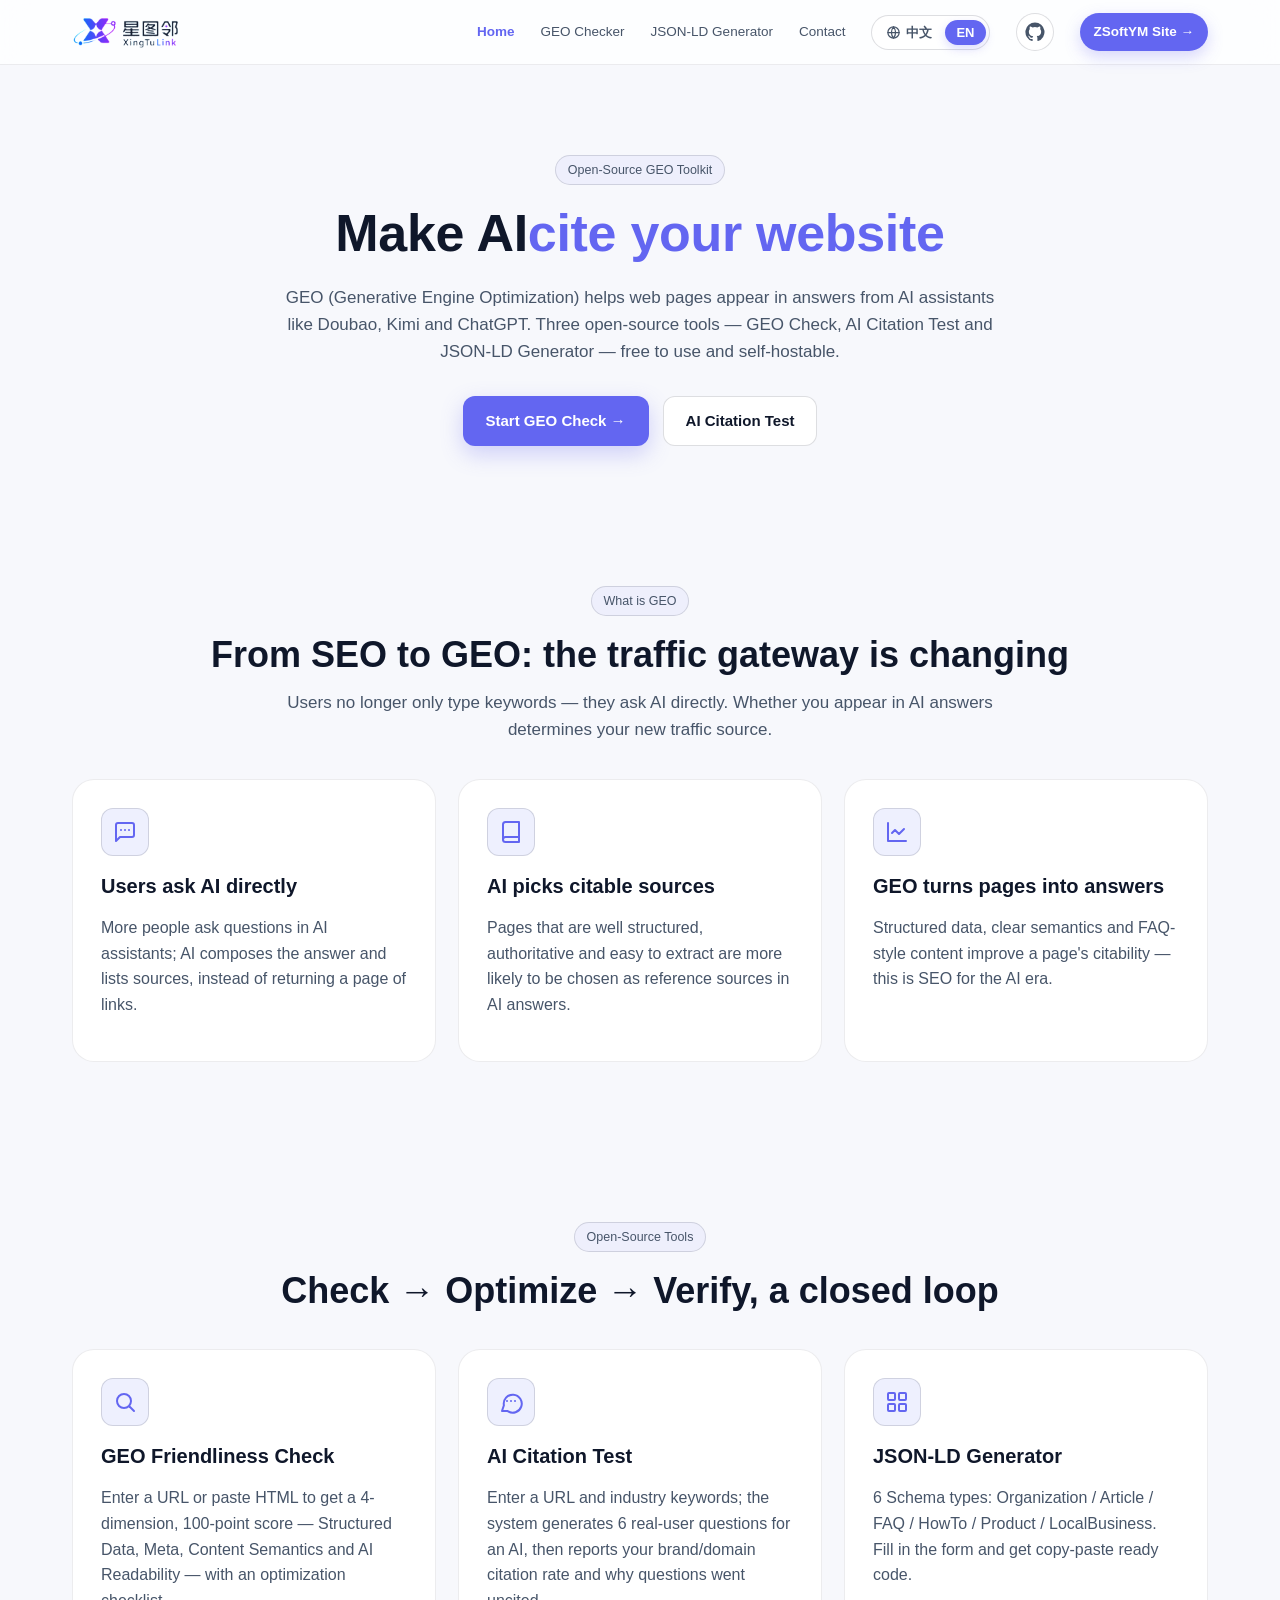
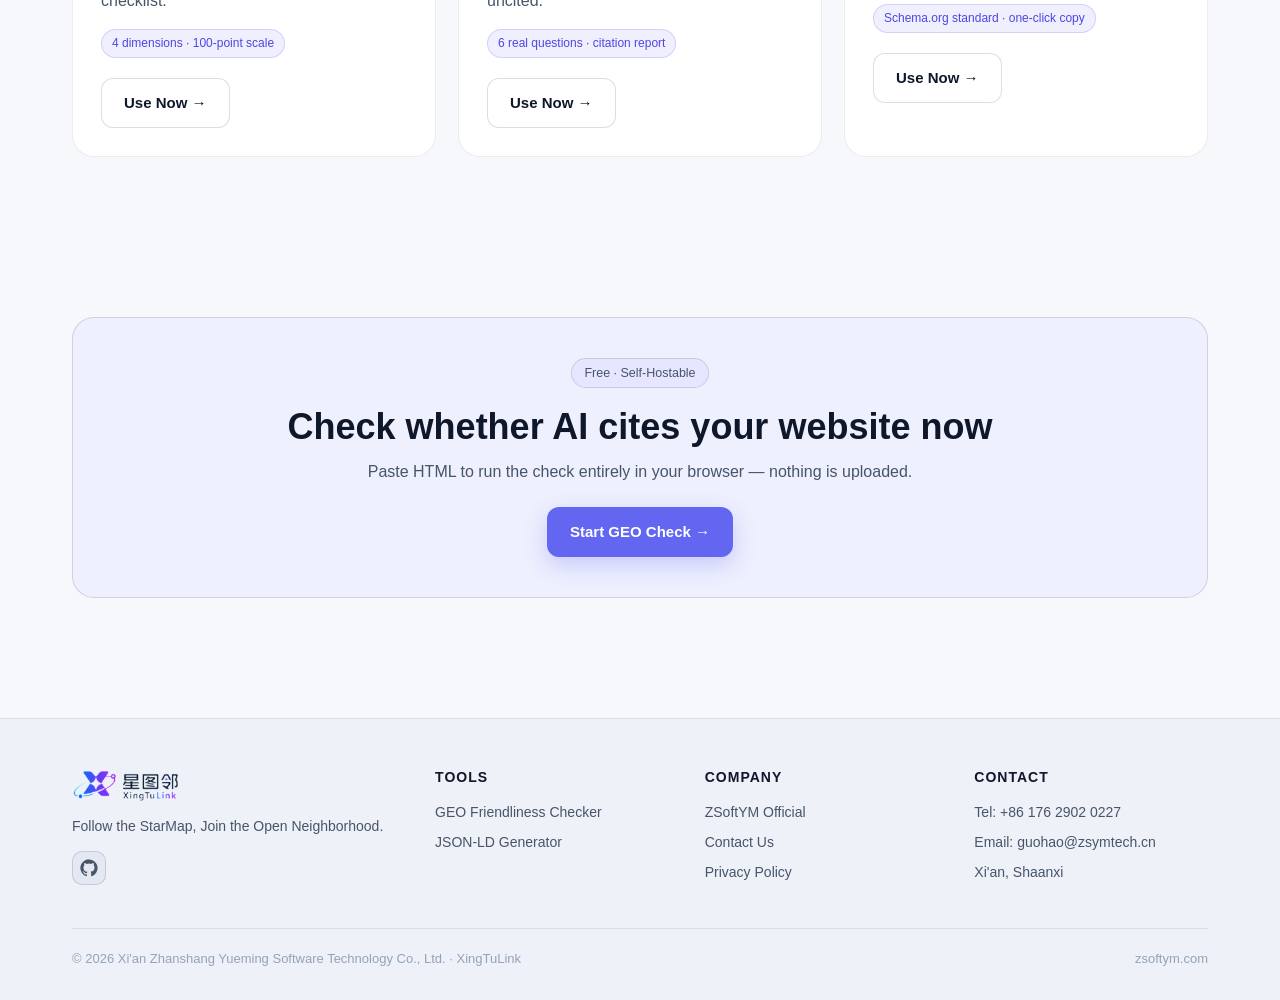
<file: index.html>
<!DOCTYPE html>
<html lang="zh-CN">
<head>
  <meta charset="UTF-8" />
  <meta name="viewport" content="width=device-width, initial-scale=1, viewport-fit=cover" />
  <title>GEO优化工具_AI搜索引擎优化_JSON-LD生成器 - 星图邻</title>
  <meta name="description" content="开源 GEO（生成式引擎优化）工具集：GEO 友好度检测、AI 引用实测、JSON-LD 结构化数据生成，助力网站在豆包、Kimi、ChatGPT 等 AI 回答中被主动引用。免费使用，支持自托管。" />
  <meta name="keywords" content="GEO优化工具,AI搜索引擎优化,生成式引擎优化,JSON-LD生成器,Schema标记,在线工具,星图邻,XingTuLink,栈上月明" />
  <meta http-equiv="Cache-Control" content="no-transform" />
  <meta name="applicable-device" content="pc,mobile" />
  <meta name="format-detection" content="telephone=no" />
  <meta name="mobile-web-app-capable" content="yes" />
  <meta name="author" content="西安栈上月明软件科技有限公司" />
  <link rel="canonical" href="https://xingtulink.com/" />
  <link rel="icon" type="image/png" href="/img/logo.png" />
  <link rel="apple-touch-icon" href="/img/logo.png" />
  <meta property="og:type" content="website" />
  <meta property="og:title" content="星图邻 - 在线工具与开源项目平台" />
  <meta property="og:description" content="提供 GEO 优化工具、JSON-LD 生成器等在线工具，发布优质开源项目。" />
  <meta property="og:url" content="https://xingtulink.com/" />
  <meta property="og:image" content="https://xingtulink.com/img/logo.png" />
  <meta property="og:site_name" content="星图邻 XingTuLink" />
  <meta property="og:locale" content="zh_CN" />
  <meta name="twitter:card" content="summary_large_image" />
  <meta name="twitter:title" content="星图邻 - 在线工具与开源项目平台" />
  <meta name="twitter:description" content="提供 GEO 优化工具、JSON-LD 生成器等在线工具" />
  <meta name="twitter:image" content="https://xingtulink.com/img/logo.png" />
  <meta name="theme-color" content="#0b0f1a" />
  <link rel="stylesheet" href="/public/styles.css" />
  <script type="application/ld+json">
  {
    "@context": "https://schema.org",
    "@graph": [
      {
        "@type": "Organization",
        "name": "星图邻 XingTuLink",
        "url": "https://xingtulink.com",
        "logo": "https://xingtulink.com/img/logo.png",
        "description": "面向生成式 AI 时代的开源技术品牌",
        "parentOrganization": {
          "@type": "Organization",
          "name": "西安栈上月明软件科技有限公司",
          "url": "https://zsoftym.com"
        },
        "sameAs": ["https://github.com/xingtulink", "https://zsoftym.com"],
        "contactPoint": {
          "@type": "ContactPoint",
          "telephone": "+86-17629020227",
          "email": "guohao@zsymtech.cn",
          "contactType": "customer service"
        }
      },
      {
        "@type": "WebSite",
        "name": "星图邻",
        "url": "https://xingtulink.com",
        "potentialAction": {
          "@type": "SearchAction",
          "target": "https://xingtulink.com/search?q={search_term_string}",
          "query-input": "required name=search_term_string"
        }
      }
    ]
  }
  </script>
</head>
<body>
  <div class="bg-decor"></div>

  <header class="site-header">
    <div class="container nav">
      <a class="brand" href="/">
        <img src="/img/logo.png" alt="星图邻 XingTuLink" data-i18n-attr="alt:brand.alt" />
      </a>
      <button class="nav-toggle" aria-label="菜单" data-i18n-attr="aria-label:lang.label">☰</button>
      <nav class="nav-links">
        <a href="/" class="active" data-i18n="nav.home">首页</a>
        <a href="/tools/geo-checker/" data-i18n="nav.geo-check">GEO 检测</a>
        <a href="/tools/json-ld-generator/" data-i18n="nav.jsonld">JSON-LD 生成器</a>
        <a href="/contact/" data-i18n="nav.contact">联系我们</a>
        <a class="nav-cta" href="https://zsoftym.com/" data-external="1" data-i18n="nav.zsoftym">栈上月明官网 →</a>
      </nav>
    </div>
  </header>

  <main>
    <section class="hero">
      <div class="container">
        <span class="eyebrow" data-i18n="home.eyebrow">开源 GEO 工具集</span>
        <h1><span data-i18n="home.hero.h1.part1">让你的网站被 AI</span><span class="gradient-text" data-i18n="home.hero.h1.part2">主动引用</span></h1>
        <p class="lead" data-i18n="home.hero.lead">
          GEO（生成式引擎优化）让网页出现在豆包、Kimi、ChatGPT 等 AI 的回答中。本项目包含三个开源工具：GEO 检测、AI 引用实测、JSON-LD 生成，免费使用，可自行部署。
        </p>
        <div class="hero-cta">
          <a class="btn btn-primary" href="/tools/geo-checker/" data-i18n="home.hero.cta-primary">开始 GEO 检测 →</a>
          <a class="btn btn-ghost" href="/tools/geo-checker/#citationSection" data-i18n="home.hero.cta-ghost">AI 引用实测</a>
        </div>
      </div>
    </section>

    <!-- 什么是 GEO -->
    <section>
      <div class="container">
        <div style="text-align:center;margin-bottom:36px;">
          <span class="eyebrow" data-i18n="home.what.eyebrow">什么是 GEO</span>
          <h2 data-i18n="home.what.h2">从 SEO 到 GEO，流量入口正在改变</h2>
          <p class="lead" style="margin:8px auto 0;max-width:760px;" data-i18n="home.what.lead">
            用户不再只搜关键词，而是直接向 AI 提问。能否出现在 AI 的回答里，决定了新的流量来源。
          </p>
        </div>
        <div class="grid grid-3">
          <div class="card">
            <span class="icon"><svg viewBox="0 0 24 24" fill="none" stroke="currentColor" stroke-width="2" stroke-linecap="round" stroke-linejoin="round"><path d="M21 15a2 2 0 0 1-2 2H7l-4 4V5a2 2 0 0 1 2-2h14a2 2 0 0 1 2 2z"></path><path d="M8 10h.01M12 10h.01M16 10h.01"></path></svg></span>
            <h3 data-i18n="home.what.q1.title">用户直接问 AI</h3>
            <p style="color:var(--text-soft);" data-i18n="home.what.q1.desc">越来越多的人在 AI 助手里直接提问，由 AI 组织好答案并给出参考来源，而不是返回一排链接。</p>
          </div>
          <div class="card">
            <span class="icon"><svg viewBox="0 0 24 24" fill="none" stroke="currentColor" stroke-width="2" stroke-linecap="round" stroke-linejoin="round"><path d="M4 19.5A2.5 2.5 0 0 1 6.5 17H20"></path><path d="M6.5 2H20v20H6.5A2.5 2.5 0 0 1 4 19.5v-15A2.5 2.5 0 0 1 6.5 2z"></path></svg></span>
            <h3 data-i18n="home.what.q2.title">AI 挑选可引用的来源</h3>
            <p style="color:var(--text-soft);" data-i18n="home.what.q2.desc">结构清晰、信息权威、内容可被直接抽取的网页，更容易被 AI 选为回答的参考来源。</p>
          </div>
          <div class="card">
            <span class="icon"><svg viewBox="0 0 24 24" fill="none" stroke="currentColor" stroke-width="2" stroke-linecap="round" stroke-linejoin="round"><path d="M3 3v18h18"></path><path d="m19 9-5 5-4-4-3 3"></path></svg></span>
            <h3 data-i18n="home.what.q3.title">GEO 让页面成为答案</h3>
            <p style="color:var(--text-soft);" data-i18n="home.what.q3.desc">用结构化数据、清晰语义和 FAQ 等内容提升页面的可引用性——这就是面向 AI 时代的 SEO。</p>
          </div>
        </div>
      </div>
    </section>

    <!-- 三个工具 -->
    <section>
      <div class="container">
        <div style="text-align:center;margin-bottom:36px;">
          <span class="eyebrow" data-i18n="home.tools.eyebrow">开源工具</span>
          <h2 data-i18n="home.tools.h2">检测 → 优化 → 实测，三步闭环</h2>
        </div>
        <div class="grid grid-3">
          <a class="card" href="/tools/geo-checker/">
            <span class="icon"><svg viewBox="0 0 24 24" fill="none" stroke="currentColor" stroke-width="2" stroke-linecap="round" stroke-linejoin="round"><circle cx="11" cy="11" r="7"></circle><line x1="21" y1="21" x2="16.5" y2="16.5"></line></svg></span>
            <h3 data-i18n="home.card.geo.title">GEO 友好度检测</h3>
            <p style="color:var(--text-soft);" data-i18n="home.card.geo.desc">
              输入 URL 或粘贴 HTML，从结构化数据、Meta、内容语义、AI 可读性 4 个维度 100 分制打分，给出优化清单。
            </p>
            <span class="chip" data-i18n="home.card.geo.chip">4 维度 · 100 分制</span>
            <div style="margin-top:20px;">
              <span class="btn btn-ghost" style="pointer-events:none;" data-i18n="btn.use-now">立即使用 →</span>
            </div>
          </a>
          <a class="card" href="/tools/geo-checker/#citationSection">
            <span class="icon"><svg viewBox="0 0 24 24" fill="none" stroke="currentColor" stroke-width="2" stroke-linecap="round" stroke-linejoin="round"><path d="M3 21l1.9-5.7A9 9 0 1 1 8.7 21.1z"></path><path d="M8 11h.01M12 11h.01M16 11h.01"></path></svg></span>
            <h3 data-i18n="home.card.cite.title">AI 引用实测</h3>
            <p style="color:var(--text-soft);" data-i18n="home.card.cite.desc">
              输入网址和行业关键词，自动生成 6 个真实用户问题向 AI 提问，统计品牌名与域名的引用率，并分析未被引用的原因。
            </p>
            <span class="chip" data-i18n="home.card.cite.chip">6 个真实问题 · 引用率报告</span>
            <div style="margin-top:20px;">
              <span class="btn btn-ghost" style="pointer-events:none;" data-i18n="btn.use-now">立即使用 →</span>
            </div>
          </a>
          <a class="card" href="/tools/json-ld-generator/">
            <span class="icon"><svg viewBox="0 0 24 24" fill="none" stroke="currentColor" stroke-width="2" stroke-linecap="round" stroke-linejoin="round"><rect x="3" y="3" width="7" height="7" rx="1"></rect><rect x="14" y="3" width="7" height="7" rx="1"></rect><rect x="3" y="14" width="7" height="7" rx="1"></rect><rect x="14" y="14" width="7" height="7" rx="1"></rect></svg></span>
            <h3 data-i18n="home.card.jsonld.title">JSON-LD 生成器</h3>
            <p style="color:var(--text-soft);" data-i18n="home.card.jsonld.desc">
              支持 Organization / Article / FAQ / HowTo / Product / LocalBusiness 6 种 Schema，表单填写即可生成可粘贴的代码。
            </p>
            <span class="chip" data-i18n="home.card.jsonld.chip">Schema.org 标准 · 一键复制</span>
            <div style="margin-top:20px;">
              <span class="btn btn-ghost" style="pointer-events:none;" data-i18n="btn.use-now">立即使用 →</span>
            </div>
          </a>
        </div>
      </div>
    </section>

    <section>
      <div class="container">
        <div class="cta-banner" style="text-align:center;">
          <span class="eyebrow" data-i18n="home.end.eyebrow">免费 · 可自托管</span>
          <h2 data-i18n="home.end.h2">现在就看看你的网站能否被 AI 引用</h2>
          <p data-i18n="home.end.desc">粘贴 HTML 即可在浏览器本地完成检测，不上传数据。</p>
          <a class="btn btn-primary" href="/tools/geo-checker/" data-i18n="home.end.btn">开始 GEO 检测 →</a>
        </div>
      </div>
    </section>
  </main>

  <footer class="site-footer">
    <div class="container">
      <div class="footer-grid">
        <div>
          <a class="brand" href="/">
            <img src="/img/logo.png" alt="星图邻" data-i18n-attr="alt:brand.alt" />
          </a>
          <p style="margin-top:14px;" data-i18n="footer.desc">循星图之迹，结开源之邻。</p>
          <div class="footer-social">
            <a href="https://github.com/ZSoftYM/geo-friendly-checker" target="_blank" rel="noopener noreferrer" title="开源仓库 · GitHub" aria-label="GitHub" data-i18n-attr="title:brand.github.title">
              <svg viewBox="0 0 24 24" width="18" height="18" fill="currentColor"><path d="M12 .5a11.5 11.5 0 0 0-3.63 22.42c.57.1.78-.25.78-.55 0-.27-.01-1-.02-1.96-3.2.7-3.88-1.54-3.88-1.54-.52-1.33-1.27-1.68-1.27-1.68-1.04-.71.08-.7.08-.7 1.15.08 1.75 1.18 1.75 1.18 1.02 1.75 2.68 1.25 3.34.96.1-.74.4-1.25.72-1.54-2.55-.29-5.24-1.27-5.24-5.65 0-1.25.45-2.27 1.18-3.07-.12-.29-.51-1.46.11-3.04 0 0 .97-.31 3.18 1.18a11.04 11.04 0 0 1 5.79 0c2.21-1.49 3.18-1.18 3.18-1.18.62 1.58.23 2.75.11 3.04.73.8 1.18 1.82 1.18 3.07 0 4.39-2.69 5.36-5.25 5.64.41.35.78 1.04.78 2.11 0 1.52-.01 2.75-.01 3.13 0 .3.21.66.79.55A11.5 11.5 0 0 0 12 .5z"/></svg>
            </a>
          </div>
        </div>
        <div>
          <h4 data-i18n="footer.title.tools">工具</h4>
          <ul>
            <li><a href="/tools/geo-checker/" data-i18n="footer.tools.geo">GEO 友好度检测</a></li>
            <li><a href="/tools/json-ld-generator/" data-i18n="footer.tools.jsonld">JSON-LD 生成器</a></li>
          </ul>
        </div>
        <div>
          <h4 data-i18n="footer.title.company">公司</h4>
          <ul>
            <li><a href="https://zsoftym.com/" data-external="1" data-i18n="footer.company.zsoftym">栈上月明官网</a></li>
            <li><a href="/contact/" data-i18n="footer.company.contact">联系我们</a></li>
            <li><a href="/contact/#privacy" data-i18n="footer.company.privacy">隐私政策</a></li>
          </ul>
        </div>
        <div>
          <h4 data-i18n="footer.title.contact">联系</h4>
          <ul>
            <li data-i18n="footer.contact.phone">电话：+86 176 2902 0227</li>
            <li data-i18n="footer.contact.email">邮箱：guohao@zsymtech.cn</li>
            <li data-i18n="footer.contact.addr">西安 · 陕西</li>
          </ul>
        </div>
      </div>
      <div class="footer-bottom">
        <span data-i18n="footer.copyright">© 2026 西安栈上月明软件科技有限公司 · 星图邻 XingTuLink</span>
        <span><a href="https://zsoftym.com/" data-external="1">zsoftym.com</a></span>
      </div>
    </div>
  </footer>

  <script src="/public/i18n.js"></script>
  <script src="/public/site.js"></script>
</body>
</html>
</file>
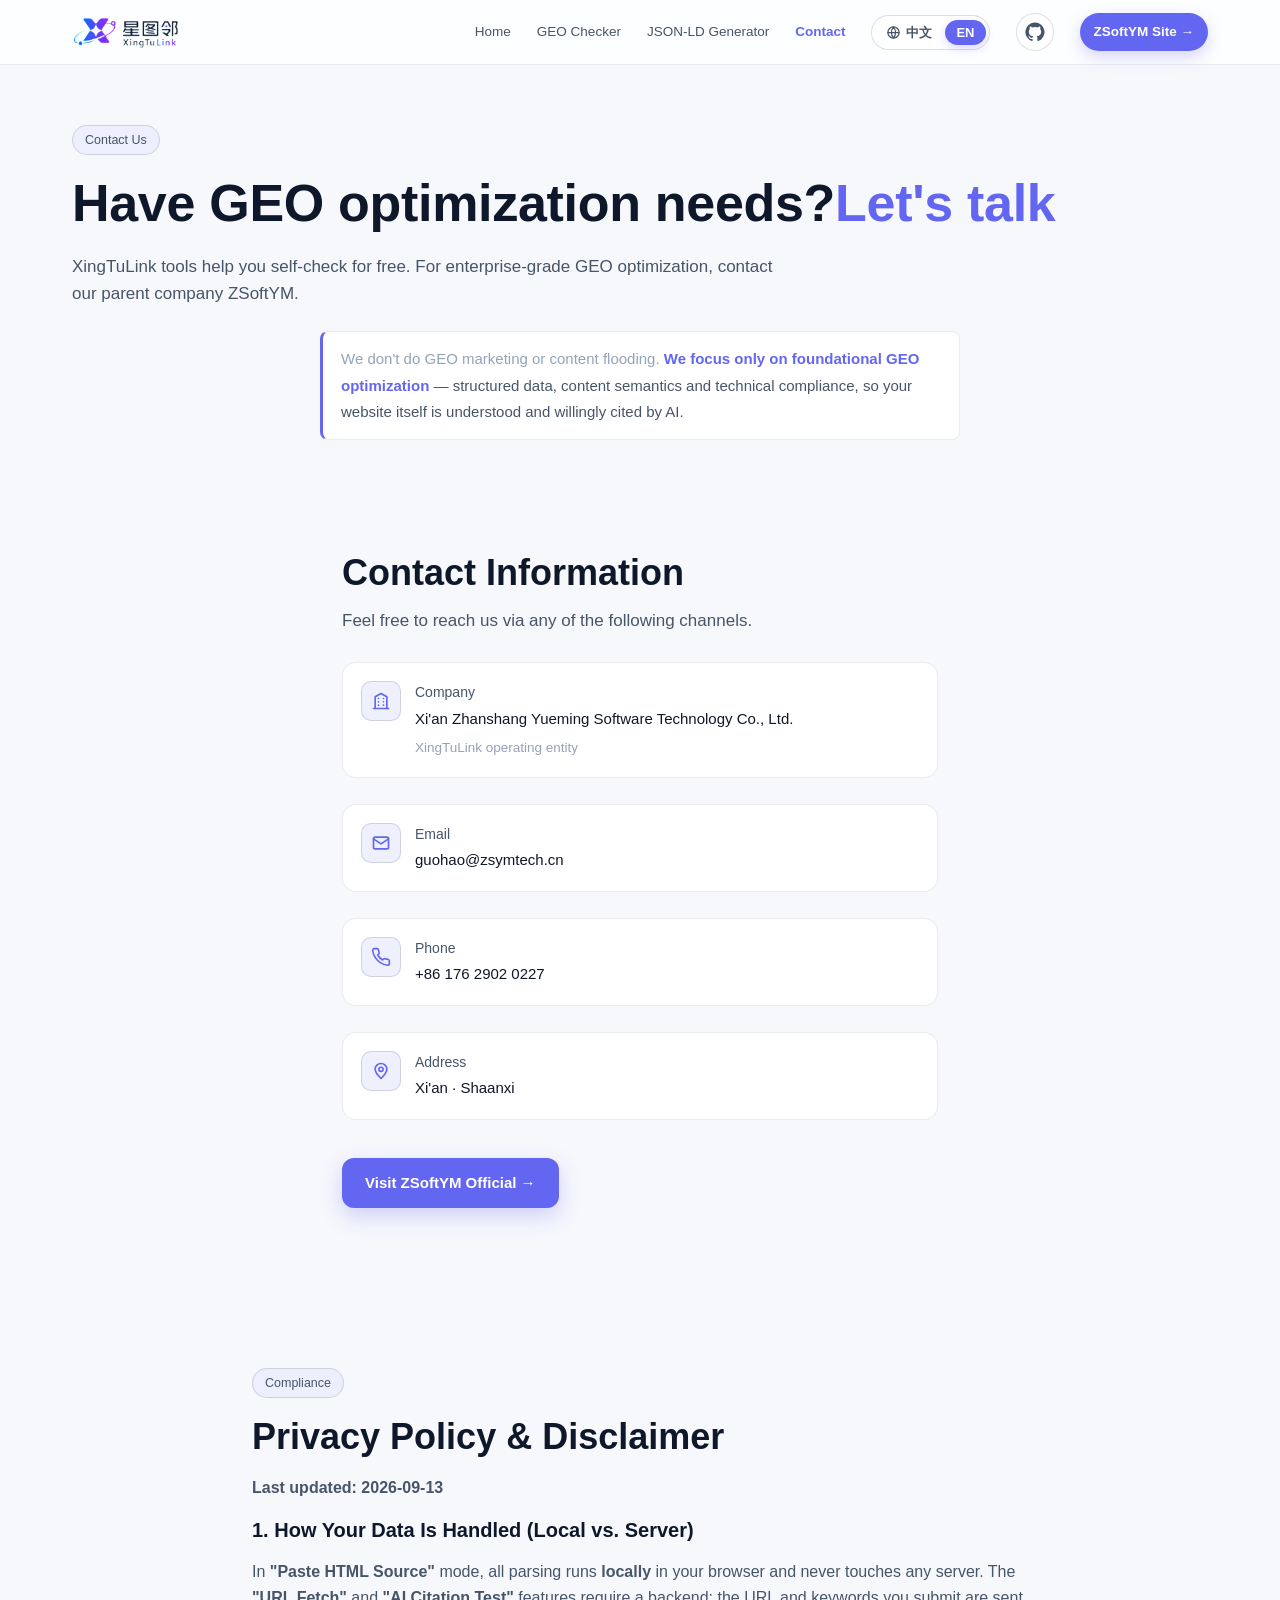
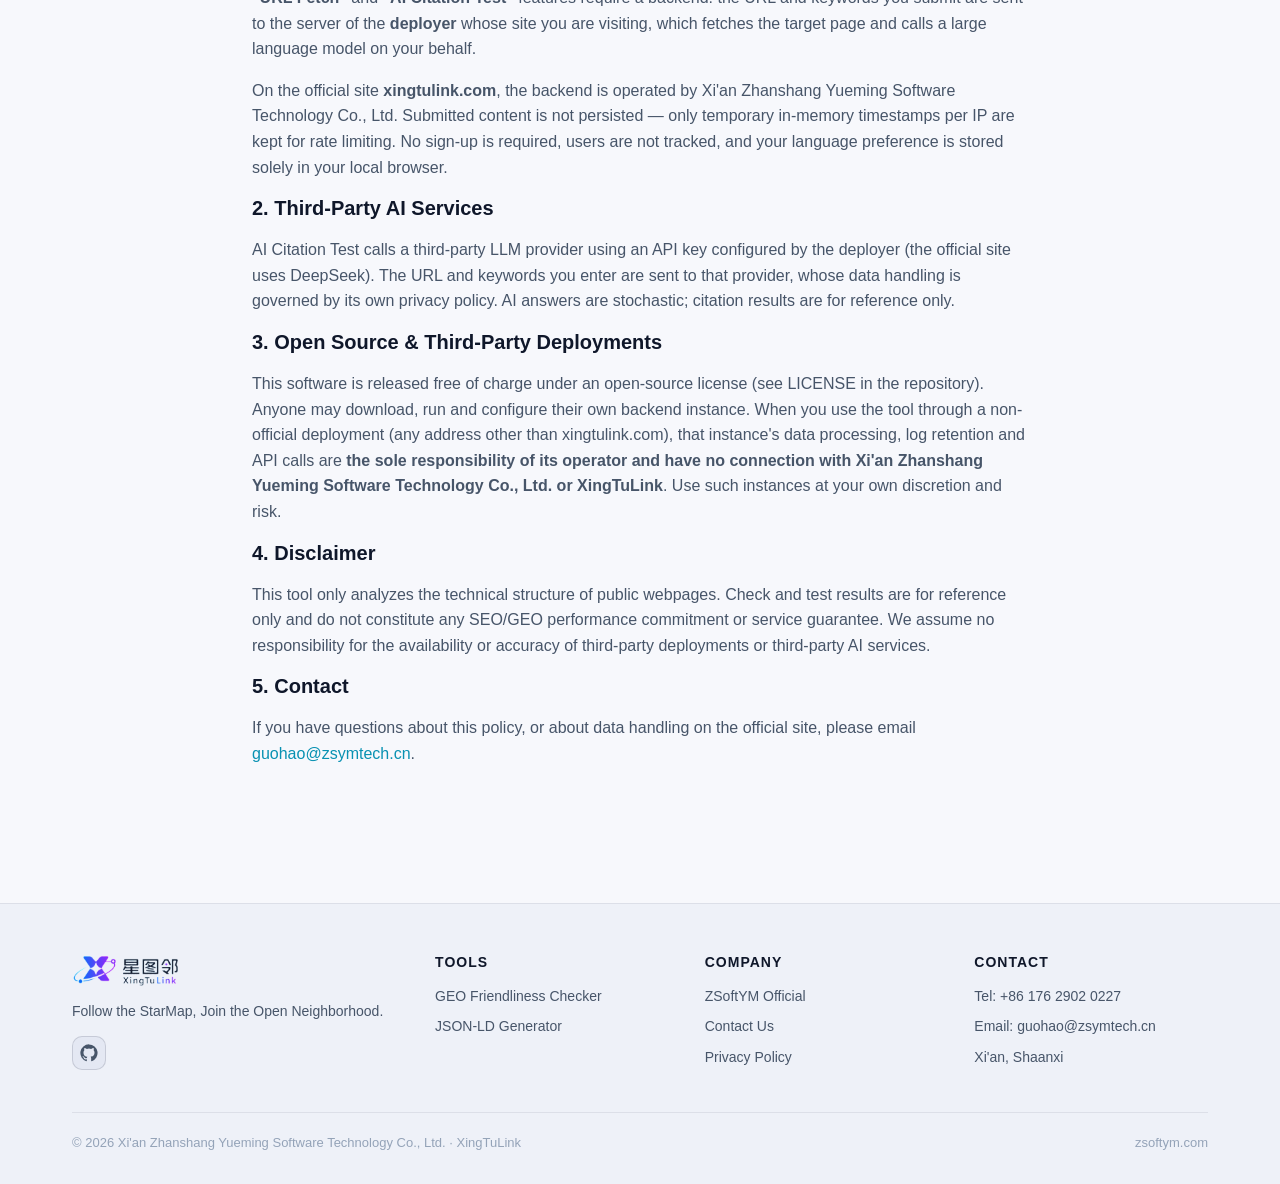
<file: contact/index.html>
<!DOCTYPE html>
<html lang="zh-CN">
<head>
  <meta charset="UTF-8" />
  <meta name="viewport" content="width=device-width, initial-scale=1, viewport-fit=cover" />
  <title>联系我们 | 星图邻</title>
  <meta name="description" content="联系星图邻（XingTuLink）：邮箱 guohao@zsymtech.cn，电话 +86 176 2902 0227。也可访问母公司西安栈上月明软件科技有限公司 zsoftym.com 了解企业级 GEO 优化服务。" />
  <link rel="canonical" href="https://xingtulink.com/contact/" />
  <link rel="icon" type="image/png" href="/img/logo.png" />
  <meta http-equiv="Cache-Control" content="no-transform" />
  <meta name="applicable-device" content="pc,mobile" />
  <meta name="format-detection" content="telephone=no" />
  <meta name="mobile-web-app-capable" content="yes" />
  <link rel="stylesheet" href="/public/styles.css" />
  <script type="application/ld+json">
  {
    "@context": "https://schema.org",
    "@type": "LocalBusiness",
    "name": "西安栈上月明软件科技有限公司",
    "areaServed": "CN",
    "telephone": "+86-17629020227",
    "email": "guohao@zsymtech.cn",
    "url": "https://zsoftym.com"
  }
  </script>
</head>
<body>
  <div class="bg-decor"></div>

  <header class="site-header">
    <div class="container nav">
      <a class="brand" href="/">
        <img src="/img/logo.png" alt="星图邻 XingTuLink" data-i18n-attr="alt:brand.alt" />
      </a>
      <button class="nav-toggle" aria-label="菜单" data-i18n-attr="aria-label:lang.label">☰</button>
      <nav class="nav-links">
        <a href="/" data-i18n="nav.home">首页</a>
        <a href="/tools/geo-checker/" data-i18n="nav.geo-check">GEO 检测</a>
        <a href="/tools/json-ld-generator/" data-i18n="nav.jsonld">JSON-LD 生成器</a>
        <a href="/contact/" class="active" data-i18n="nav.contact">联系我们</a>
        <a class="nav-cta" href="https://zsoftym.com/" data-external="1" data-i18n="nav.zsoftym">栈上月明官网 →</a>
      </nav>
    </div>
  </header>

  <main>
    <section style="padding-top:60px;">
      <div class="container">
        <span class="eyebrow" data-i18n="contact.eyebrow">联系我们</span>
        <h1><span data-i18n="contact.h1.part1">有 GEO 优化需求？</span><span class="gradient-text" data-i18n="contact.h1.part2">来聊聊</span></h1>
        <p class="lead" data-i18n="contact.lead">
          星图邻的工具可以免费帮你自检；如果你的业务需要企业级 GEO 优化，欢迎联系母公司栈上月明。
        </p>
        <div style="margin:24px auto 0;max-width:640px;border:1px solid var(--line);border-left:3px solid var(--brand-1);border-radius:8px;padding:14px 18px;background:var(--surface);text-align:left;">
          <p style="margin:0;font-size:15px;line-height:1.75;">
            <span style="color:var(--text-mute);" data-i18n="contact.pos.a">我们不做 GEO 营销铺量，</span><b style="color:var(--brand-1);" data-i18n="contact.pos.b">只做 GEO 底层优化</b><span style="color:var(--text-soft);" data-i18n="contact.pos.c">——从结构化数据、内容语义到技术合规，让网站本身被 AI 读懂、愿意引用。</span>
          </p>
        </div>
      </div>
    </section>

    <section style="padding-top:30px;">
      <div class="container" style="max-width:640px;text-align:left;">
        <h2 style="text-align:left;" data-i18n="contact.section.h2">联系方式</h2>
        <p class="lead" style="margin:0 0 28px;" data-i18n="contact.section.lead">欢迎通过以下任一方式与我们取得联系。</p>
        <div style="display:flex;flex-direction:column;gap:14px;align-items:stretch;">
          <div class="contact-card">
            <div class="ci"><svg viewBox="0 0 24 24" fill="none" stroke="currentColor" stroke-width="2" stroke-linecap="round" stroke-linejoin="round"><path d="M3 21h18"></path><path d="M5 21V7l7-4 7 4v14"></path><path d="M9 9h.01M15 9h.01M9 13h.01M15 13h.01M9 17h.01M15 17h.01"></path></svg></div>
            <div>
              <b data-i18n="contact.cc.company.label">公司</b>
              <a href="https://zsoftym.com/" data-external="1" data-i18n="contact.cc.company.name">西安栈上月明软件科技有限公司</a>
              <p style="margin:6px 0 0;color:var(--text-mute);font-size:13.5px;" data-i18n="contact.cc.company.desc">星图邻 XingTuLink 运营主体</p>
            </div>
          </div>
          <div class="contact-card">
            <div class="ci"><svg viewBox="0 0 24 24" fill="none" stroke="currentColor" stroke-width="2" stroke-linecap="round" stroke-linejoin="round"><rect x="3" y="5" width="18" height="14" rx="2"></rect><path d="M3 7l9 6 9-6"></path></svg></div>
            <div>
              <b data-i18n="contact.cc.email.label">邮箱</b>
              <a href="mailto:guohao@zsymtech.cn">guohao@zsymtech.cn</a>
            </div>
          </div>
          <div class="contact-card">
            <div class="ci"><svg viewBox="0 0 24 24" fill="none" stroke="currentColor" stroke-width="2" stroke-linecap="round" stroke-linejoin="round"><path d="M22 16.9v3a2 2 0 0 1-2.2 2 19.8 19.8 0 0 1-8.6-3.1 19.5 19.5 0 0 1-6-6A19.8 19.8 0 0 1 2 4.2 2 2 0 0 1 4 2h3a2 2 0 0 1 2 1.7c.1.9.4 1.8.7 2.7a2 2 0 0 1-.5 2.1L8 9.6a16 16 0 0 0 6 6l1.1-1.1a2 2 0 0 1 2.1-.5c.9.3 1.8.6 2.7.7A2 2 0 0 1 22 16.9z"></path></svg></div>
            <div>
              <b data-i18n="contact.cc.phone.label">电话</b>
              <a href="tel:+8617629020227">+86 176 2902 0227</a>
            </div>
          </div>
          <div class="contact-card">
            <div class="ci"><svg viewBox="0 0 24 24" fill="none" stroke="currentColor" stroke-width="2" stroke-linecap="round" stroke-linejoin="round"><path d="M12 21s-7-6.5-7-11a7 7 0 0 1 14 0c0 4.5-7 11-7 11z"></path><circle cx="12" cy="10" r="2.5"></circle></svg></div>
            <div>
              <b data-i18n="contact.cc.addr.label">地址</b>
              <span data-i18n="contact.cc.addr.value">陕西 · 西安</span>
            </div>
          </div>
        </div>
        <div style="margin-top:26px;">
          <a class="btn btn-primary" href="https://zsoftym.com/" data-external="1" data-i18n="contact.btn.zsoftym">访问栈上月明官网 →</a>
        </div>
      </div>
    </section>

    <section id="privacy">
      <div class="container" style="max-width:820px;">
        <span class="eyebrow" data-i18n="contact.privacy.eyebrow">合规</span>
        <h2 data-i18n="contact.privacy.h2">隐私政策与免责声明</h2>
        <p style="color:var(--text-soft);">
          <b data-i18n="contact.privacy.updated">最后更新：2026-09-13</b>
        </p>
        <h3 style="margin-top:18px;" data-i18n="contact.privacy.h.1">1. 数据如何处理（本地与服务端）</h3>
        <p style="color:var(--text-soft);" data-i18n="contact.privacy.p.1">「粘贴 HTML 源码」模式的全部解析都在你的浏览器<b>本地</b>完成，不经过任何服务器。「URL 抓取」与「AI 引用实测」功能则需要后端服务支持：你提交的网址与关键词会被发送到当前所访问站点的<b>部署方</b>服务器，由其代为抓取目标网页并调用大模型完成检测。</p>
        <p style="color:var(--text-soft);" data-i18n="contact.privacy.p.1b">在官方站点 <b>xingtulink.com</b>，后端由西安栈上月明软件科技有限公司部署运行：提交的检测内容<b>不做持久化存储</b>，服务器仅在内存中临时记录各 IP 的访问时刻用于限频；无需注册、不追踪用户身份，语言偏好只保存在你本地浏览器中。</p>
        <h3 data-i18n="contact.privacy.h.2">2. 第三方 AI 服务</h3>
        <p style="color:var(--text-soft);" data-i18n="contact.privacy.p.2">AI 引用实测由部署方自行配置 API Key 并调用第三方大模型服务（官方站点使用 DeepSeek）。你输入的网址与关键词会被发送至该模型服务商，其数据处理遵循其自身的隐私政策。AI 回答具有随机性，引用率结果仅供参考。</p>
        <h3 data-i18n="contact.privacy.h.3">3. 开源软件与第三方部署</h3>
        <p style="color:var(--text-soft);" data-i18n="contact.privacy.p.3">本软件以开源协议免费公开（详见仓库 LICENSE），任何人都可自行下载、启动并配置自己的后端实例。通过非官方部署地址（非 xingtulink.com）使用本工具时，该实例的数据处理、日志留存与 API 调用均由<b>实际部署者自行负责，与西安栈上月明软件科技有限公司及星图邻无关</b>，请自行判断并承担使用风险。</p>
        <h3 data-i18n="contact.privacy.h.4">4. 免责声明</h3>
        <p style="color:var(--text-soft);" data-i18n="contact.privacy.p.4">本工具仅分析公开网页的技术结构，检测与实测结果仅供参考，不构成任何 SEO/GEO 效果承诺或服务保证；我们不对第三方部署实例及第三方 AI 服务的可用性、准确性承担责任。</p>
        <h3 data-i18n="contact.privacy.h.5">5. 联系方式</h3>
        <p style="color:var(--text-soft);" data-i18n="contact.privacy.p.5">如对本政策有疑问，或就官方站点的数据处理事宜联系我们，请发送邮件至 <a href="mailto:guohao@zsymtech.cn" style="color:var(--brand-3);">guohao@zsymtech.cn</a>。</p>
      </div>
    </section>
  </main>

  <footer class="site-footer">
    <div class="container">
      <div class="footer-grid">
        <div>
          <a class="brand" href="/">
            <img src="/img/logo.png" alt="星图邻" data-i18n-attr="alt:brand.alt" />
          </a>
          <p style="margin-top:14px;" data-i18n="footer.desc.short">循星图之迹，结开源之邻。</p>
          <div class="footer-social">
            <a href="https://github.com/ZSoftYM/geo-friendly-checker" target="_blank" rel="noopener noreferrer" title="开源仓库 · GitHub" aria-label="GitHub" data-i18n-attr="title:brand.github.title">
              <svg viewBox="0 0 24 24" width="18" height="18" fill="currentColor"><path d="M12 .5a11.5 11.5 0 0 0-3.63 22.42c.57.1.78-.25.78-.55 0-.27-.01-1-.02-1.96-3.2.7-3.88-1.54-3.88-1.54-.52-1.33-1.27-1.68-1.27-1.68-1.04-.71.08-.7.08-.7 1.15.08 1.75 1.18 1.75 1.18 1.02 1.75 2.68 1.25 3.34.96.1-.74.4-1.25.72-1.54-2.55-.29-5.24-1.27-5.24-5.65 0-1.25.45-2.27 1.18-3.07-.12-.29-.51-1.46.11-3.04 0 0 .97-.31 3.18 1.18a11.04 11.04 0 0 1 5.79 0c2.21-1.49 3.18-1.18 3.18-1.18.62 1.58.23 2.75.11 3.04.73.8 1.18 1.82 1.18 3.07 0 4.39-2.69 5.36-5.25 5.64.41.35.78 1.04.78 2.11 0 1.52-.01 2.75-.01 3.13 0 .3.21.66.79.55A11.5 11.5 0 0 0 12 .5z"/></svg>
            </a>
          </div>
        </div>
        <div>
          <h4 data-i18n="footer.title.tools">工具</h4>
          <ul>
            <li><a href="/tools/geo-checker/" data-i18n="footer.tools.geo">GEO 友好度检测</a></li>
            <li><a href="/tools/json-ld-generator/" data-i18n="footer.tools.jsonld">JSON-LD 生成器</a></li>
          </ul>
        </div>
        <div>
          <h4 data-i18n="footer.title.company">公司</h4>
          <ul>
            <li><a href="https://zsoftym.com/" data-external="1" data-i18n="footer.company.zsoftym">栈上月明官网</a></li>
            <li><a href="/contact/" data-i18n="footer.company.contact">联系我们</a></li>
            <li><a href="/contact/#privacy" data-i18n="footer.company.privacy">隐私政策</a></li>
          </ul>
        </div>
        <div>
          <h4 data-i18n="footer.title.contact">联系</h4>
          <ul>
            <li data-i18n="footer.contact.phone">电话：+86 176 2902 0227</li>
            <li data-i18n="footer.contact.email">邮箱：guohao@zsymtech.cn</li>
            <li data-i18n="footer.contact.addr">西安 · 陕西</li>
          </ul>
        </div>
      </div>
      <div class="footer-bottom">
        <span data-i18n="footer.copyright">© 2026 西安栈上月明软件科技有限公司 · 星图邻 XingTuLink</span>
        <span><a href="https://zsoftym.com/" data-external="1">zsoftym.com</a></span>
      </div>
    </div>
  </footer>

  <script src="/public/i18n.js"></script>
  <script src="/public/site.js"></script>
</body>
</html>
</file>
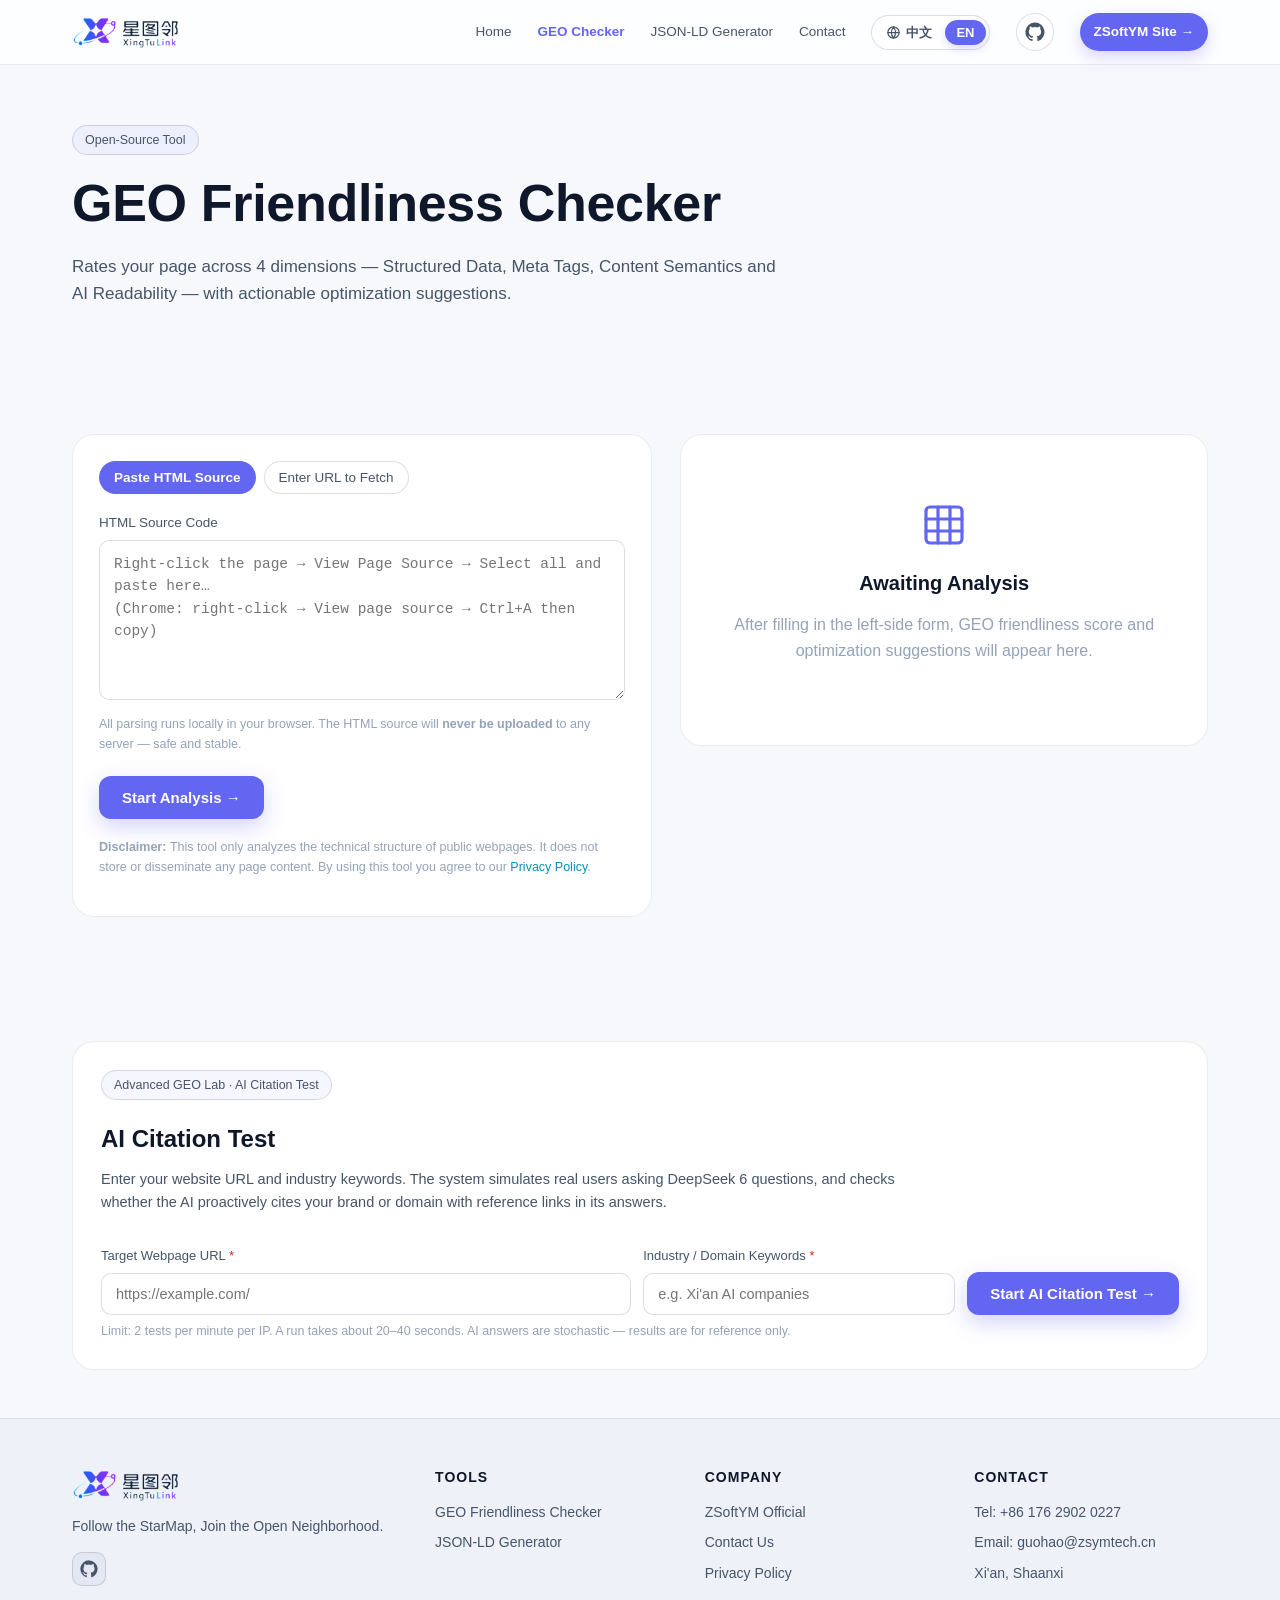
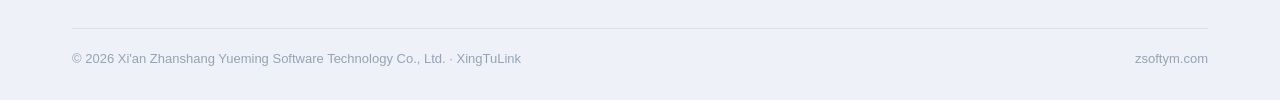
<file: tools/geo-checker/index.html>
<!DOCTYPE html>
<html lang="zh-CN">
<head>
  <meta charset="UTF-8" />
  <meta name="viewport" content="width=device-width, initial-scale=1, viewport-fit=cover" />
  <title>GEO 友好度检测器 | 星图邻</title>
  <meta name="description" content="开源 GEO 友好度检测工具，从结构化数据、Meta 标签、内容语义、AI 可读性 4 个维度 100 分制评估你的网站，给出可落地的优化建议。所有分析在浏览器本地完成，URL 与 HTML 不会上传。" />
  <link rel="canonical" href="https://xingtulink.com/tools/geo-checker/" />
  <link rel="icon" type="image/png" href="/img/logo.png" />
  <meta http-equiv="Cache-Control" content="no-transform" />
  <meta name="applicable-device" content="pc,mobile" />
  <meta name="format-detection" content="telephone=no" />
  <meta name="mobile-web-app-capable" content="yes" />
  <link rel="stylesheet" href="/public/styles.css" />
  <script type="application/ld+json">
  {
    "@context": "https://schema.org",
    "@type": "WebApplication",
    "name": "GEO 友好度检测器",
    "url": "https://xingtulink.com/tools/geo-checker/",
    "applicationCategory": "DeveloperApplication",
    "operatingSystem": "Any",
    "offers": { "@type": "Offer", "price": "0", "priceCurrency": "CNY" },
    "featureList": "结构化数据检测、Meta标签分析、内容语义评估、AI可读性评分",
    "publisher": { "@type": "Organization", "name": "星图邻" }
  }
  </script>
</head>
<body>
  <div class="bg-decor"></div>

  <header class="site-header">
    <div class="container nav">
      <a class="brand" href="/">
        <img src="/img/logo.png" alt="星图邻 XingTuLink" data-i18n-attr="alt:brand.alt" />
      </a>
      <button class="nav-toggle" aria-label="菜单" data-i18n-attr="aria-label:lang.label">☰</button>
      <nav class="nav-links">
        <a href="/" data-i18n="nav.home">首页</a>
        <a href="/tools/geo-checker/" class="active" data-i18n="nav.geo-check">GEO 检测</a>
        <a href="/tools/json-ld-generator/" data-i18n="nav.jsonld">JSON-LD 生成器</a>
        <a href="/contact/" data-i18n="nav.contact">联系我们</a>
        <a class="nav-cta" href="https://zsoftym.com/" data-external="1" data-i18n="nav.zsoftym">栈上月明官网 →</a>
      </nav>
    </div>
  </header>

  <main>
    <section style="padding-top:60px;">
      <div class="container">
        <span class="eyebrow" data-i18n="geo.eyebrow">开源工具</span>
        <h1 data-i18n="geo.h1">GEO 友好度检测器</h1>
        <p class="lead" data-i18n="geo.lead">
          从结构化数据、Meta 标签、内容语义、AI 可读性 4 个维度给你的页面打分，并列出可操作的优化建议。
        </p>
      </div>
    </section>

    <section style="padding-top:30px;">
      <div class="container tool-wrap">
        <!-- 左侧：输入 -->
        <div class="tool-panel">
          <div class="tabs" role="tablist">
            <button class="tab active" data-mode="paste" type="button" data-i18n="geo.tab.paste">粘贴 HTML 源码</button>
            <button class="tab" data-mode="url" type="button" data-i18n="geo.tab.url">输入 URL 抓取</button>
          </div>

          <div data-pane="url" style="display:none;">
            <label for="urlInput" data-i18n="geo.label.url">目标网页 URL</label>
            <input id="urlInput" class="input" type="url" placeholder="https://example.com/article" data-i18n-attr="placeholder:geo.placeholder.url" />
            <p class="tip" data-i18n="geo.tip.url">
              URL 模式会通过星图邻服务端抓取接口中转获取目标网页 HTML。若目标站有反爬策略，可能抓取失败，此时请改用「粘贴 HTML 源码」。
            </p>
            <button id="fetchBtn" class="btn btn-primary" style="margin-top:10px;" data-i18n="geo.btn.fetch">抓取并分析 →</button>
            <p id="fetchStatus" class="tip"></p>
          </div>

          <div data-pane="paste">
            <label for="htmlInput" data-i18n="geo.label.html">HTML 源码</label>
            <textarea id="htmlInput" class="textarea" placeholder="将网页「查看源代码」后复制到这里…&#10;（Chrome：页面右键 → 查看网页源代码 → 全选复制）" data-i18n-attr="placeholder:geo.placeholder.html"></textarea>
            <p class="tip" data-i18n="geo.tip.html">
              所有解析都在你的浏览器本地完成，HTML 源码<b>不会上传</b>到任何服务器，安全且稳定。
            </p>
            <button id="analyzeBtn" class="btn btn-primary" style="margin-top:10px;" data-i18n="geo.btn.analyze">开始分析 →</button>
          </div>

          <p class="tip" style="margin-top:18px;">
            <strong data-i18n="geo.disclaimer.title">免责声明：</strong><span data-i18n="geo.disclaimer.body">本工具仅用于分析公开网页的技术结构，不存储、不传播任何页面内容。使用本工具即表示您同意我们的</span><a href="/contact/#privacy" style="color:var(--brand-3);" data-i18n="geo.disclaimer.link">隐私政策</a><span data-i18n="geo.disclaimer.end">。</span>
          </p>
        </div>

        <!-- 右侧：结果 -->
        <div class="tool-panel" id="resultPanel">
          <div id="resultEmpty" style="text-align:center;padding:40px 10px;color:var(--text-mute);">
            <div style="margin-bottom:14px;color:var(--brand-1);">
              <svg viewBox="0 0 24 24" width="48" height="48" fill="none" stroke="currentColor" stroke-width="1.6" stroke-linecap="round" stroke-linejoin="round"><rect x="3" y="3" width="18" height="18" rx="2"></rect><path d="M9 3v18M15 3v18M3 9h18M3 15h18"></path></svg>
            </div>
            <h3 data-i18n="geo.empty.title">等待分析</h3>
            <p data-i18n="geo.empty.desc">填写左侧表单后，这里将显示 GEO 友好度评分与优化建议。</p>
          </div>

          <div id="resultBody" style="display:none;">
            <!-- 总分卡片 -->
            <div class="score-card">
              <div class="score">
                <span class="num" id="totalScore">0</span>
                <span class="max" data-i18n="geo.score.max">/ 100</span>
              </div>
              <p class="score-tag" id="totalTag"></p>
              <p id="totalComment" class="score-comment"></p>
            </div>

            <!-- 结果标签页 -->
            <div class="result-tabs" role="tablist">
              <button class="result-tab active" data-rtab="dims" type="button" data-i18n="geo.rtab.dims">各维度得分</button>
              <button class="result-tab" data-rtab="issues" type="button" data-i18n="geo.rtab.issues">问题清单<span id="issuesCount" class="count-badge">0</span></button>
              <button class="result-tab" data-rtab="sug" type="button" data-i18n="geo.rtab.sug">优化建议<span id="sugCount" class="count-badge">0</span></button>
            </div>

            <div class="result-pane active" data-rpane="dims">
              <div id="dims"></div>
            </div>

            <div class="result-pane" data-rpane="issues">
              <ul id="issues" class="issues"></ul>
            </div>

            <div class="result-pane" data-rpane="sug">
              <ul id="suggestions" class="issues"></ul>
            </div>

            <div class="cta-banner" style="margin-top:24px;padding:24px 20px;">
              <h3 style="margin:0 0 6px;font-size:17px;" data-i18n="geo.cta.title">需要 GEO 底层优化服务？</h3>
              <p style="margin:0 0 14px;" data-i18n="geo.cta.desc">栈上月明不做 GEO 营销铺量，只做底层优化——从结构化数据、内容语义到技术合规，让网站本身被 AI 读懂、愿意引用。</p>
              <a class="btn btn-primary" href="https://zsoftym.com/" data-external="1" data-i18n="btn.contact-zsoftym">联系栈上月明 →</a>
            </div>

            <!-- 分享水印 + 生成图片按钮 -->
            <div class="geo-share-bar" id="geoShareBar" style="display:none;margin-top:18px;">
              <div class="geo-watermark" style="display:flex;align-items:center;gap:10px;font-size:13px;color:var(--text-mute);font-weight:500;">
                <svg viewBox="0 0 24 24" width="16" height="16" fill="none" stroke="currentColor" stroke-width="2" stroke-linecap="round" stroke-linejoin="round" style="color:var(--brand-1);"><path d="M3 3h18v18H3z"></path><path d="M3 9h18M9 21V9"></path></svg>
                <span data-i18n="geo.watermark">由 xingtulink.com 检测</span>
              </div>
              <button id="shareImgBtn" class="btn btn-ghost" type="button" style="padding:6px 12px;font-size:13px;" data-i18n="geo.shareImg">下载结果图片</button>
            </div>
          </div>
        </div>
      </div>
    </section>

    <!-- ========== AI 引用实测（独立模块，不影响上方四项检测） ========== -->
    <section id="citationSection" style="padding:44px 0 8px;">
      <div class="container">
        <div class="cite-panel">
          <div class="cite-head">
            <span class="eyebrow" data-i18n="cite.eyebrow">GEO 进阶实验 · AI Citation Test</span>
            <h2 data-i18n="cite.title">AI 引用实测</h2>
            <p class="lead" data-i18n="cite.lead">
              输入官网 URL 与行业关键词，系统会模拟真实用户向 DeepSeek 提出 6 个问题，检测你的品牌名/官网域名是否会被 AI 在回答中主动引用并给出参考来源。
            </p>
          </div>

          <div class="cite-form">
            <div class="cite-field">
              <label for="citeUrl" data-i18n="cite.label.url">目标网页 URL <i>*</i></label>
              <input id="citeUrl" class="input" type="url" placeholder="https://example.com/" data-i18n-attr="placeholder:cite.ph.url" />
            </div>
            <div class="cite-field cite-field-kw">
              <label for="citeKeyword" data-i18n="cite.label.keyword">行业 / 领域关键词 <i>*</i></label>
              <input id="citeKeyword" class="input" type="text" maxlength="40" placeholder="如：西安 AI 公司" data-i18n-attr="placeholder:cite.ph.keyword" />
            </div>
            <div class="cite-field cite-field-btn">
              <button id="citeStartBtn" class="btn btn-primary" type="button" data-i18n="cite.btn.start">开始 AI 引用实测 →</button>
            </div>
          </div>
          <p class="tip" style="margin-bottom:0;" data-i18n="cite.tip">
            同一 IP 每分钟最多发起 2 次检测。全程约 20–40 秒，AI 回答具有随机性，结果仅供参考。
          </p>

          <div id="citeError" class="cite-error" hidden></div>

          <!-- 实时进度 -->
          <div id="citeProgress" class="cite-progress" hidden>
            <div class="cite-stage-row">
              <span id="citeStage" class="cite-stage" data-i18n="cite.stage.ready">准备中…</span>
              <span id="citeProgressText" class="cite-stage-count"></span>
            </div>
            <div class="bar"><i id="citeBar" style="width:0%"></i></div>
            <ul id="citeQList" class="cite-qlist"></ul>
          </div>

          <!-- 实测报告 -->
          <div id="citeReport" class="cite-report" hidden></div>
        </div>
      </div>
    </section>
  </main>

  <footer class="site-footer">
    <div class="container">
      <div class="footer-grid">
        <div>
          <a class="brand" href="/">
            <img src="/img/logo.png" alt="星图邻" data-i18n-attr="alt:brand.alt" />
          </a>
          <p style="margin-top:14px;" data-i18n="footer.desc.short">循星图之迹，结开源之邻。</p>
          <div class="footer-social">
            <a href="https://github.com/ZSoftYM/geo-friendly-checker" target="_blank" rel="noopener noreferrer" title="开源仓库 · GitHub" aria-label="GitHub" data-i18n-attr="title:brand.github.title">
              <svg viewBox="0 0 24 24" width="18" height="18" fill="currentColor"><path d="M12 .5a11.5 11.5 0 0 0-3.63 22.42c.57.1.78-.25.78-.55 0-.27-.01-1-.02-1.96-3.2.7-3.88-1.54-3.88-1.54-.52-1.33-1.27-1.68-1.27-1.68-1.04-.71.08-.7.08-.7 1.15.08 1.75 1.18 1.75 1.18 1.02 1.75 2.68 1.25 3.34.96.1-.74.4-1.25.72-1.54-2.55-.29-5.24-1.27-5.24-5.65 0-1.25.45-2.27 1.18-3.07-.12-.29-.51-1.46.11-3.04 0 0 .97-.31 3.18 1.18a11.04 11.04 0 0 1 5.79 0c2.21-1.49 3.18-1.18 3.18-1.18.62 1.58.23 2.75.11 3.04.73.8 1.18 1.82 1.18 3.07 0 4.39-2.69 5.36-5.25 5.64.41.35.78 1.04.78 2.11 0 1.52-.01 2.75-.01 3.13 0 .3.21.66.79.55A11.5 11.5 0 0 0 12 .5z"/></svg>
            </a>
          </div>
        </div>
        <div>
          <h4 data-i18n="footer.title.tools">工具</h4>
          <ul>
            <li><a href="/tools/geo-checker/" data-i18n="footer.tools.geo">GEO 友好度检测</a></li>
            <li><a href="/tools/json-ld-generator/" data-i18n="footer.tools.jsonld">JSON-LD 生成器</a></li>
          </ul>
        </div>
        <div>
          <h4 data-i18n="footer.title.company">公司</h4>
          <ul>
            <li><a href="https://zsoftym.com/" data-external="1" data-i18n="footer.company.zsoftym">栈上月明官网</a></li>
            <li><a href="/contact/" data-i18n="footer.company.contact">联系我们</a></li>
            <li><a href="/contact/#privacy" data-i18n="footer.company.privacy">隐私政策</a></li>
          </ul>
        </div>
        <div>
          <h4 data-i18n="footer.title.contact">联系</h4>
          <ul>
            <li data-i18n="footer.contact.phone">电话：+86 176 2902 0227</li>
            <li data-i18n="footer.contact.email">邮箱：guohao@zsymtech.cn</li>
            <li data-i18n="footer.contact.addr">西安 · 陕西</li>
          </ul>
        </div>
      </div>
      <div class="footer-bottom">
        <span data-i18n="footer.copyright">© 2026 西安栈上月明软件科技有限公司 · 星图邻 XingTuLink</span>
        <span><a href="https://zsoftym.com/" data-external="1">zsoftym.com</a></span>
      </div>
    </div>
  </footer>

  <script src="/public/i18n.js"></script>
  <script src="/public/site.js"></script>
  <script src="/public/geo-checker.js"></script>
  <script src="/public/citation-test.js"></script>
</body>
</html>
</file>
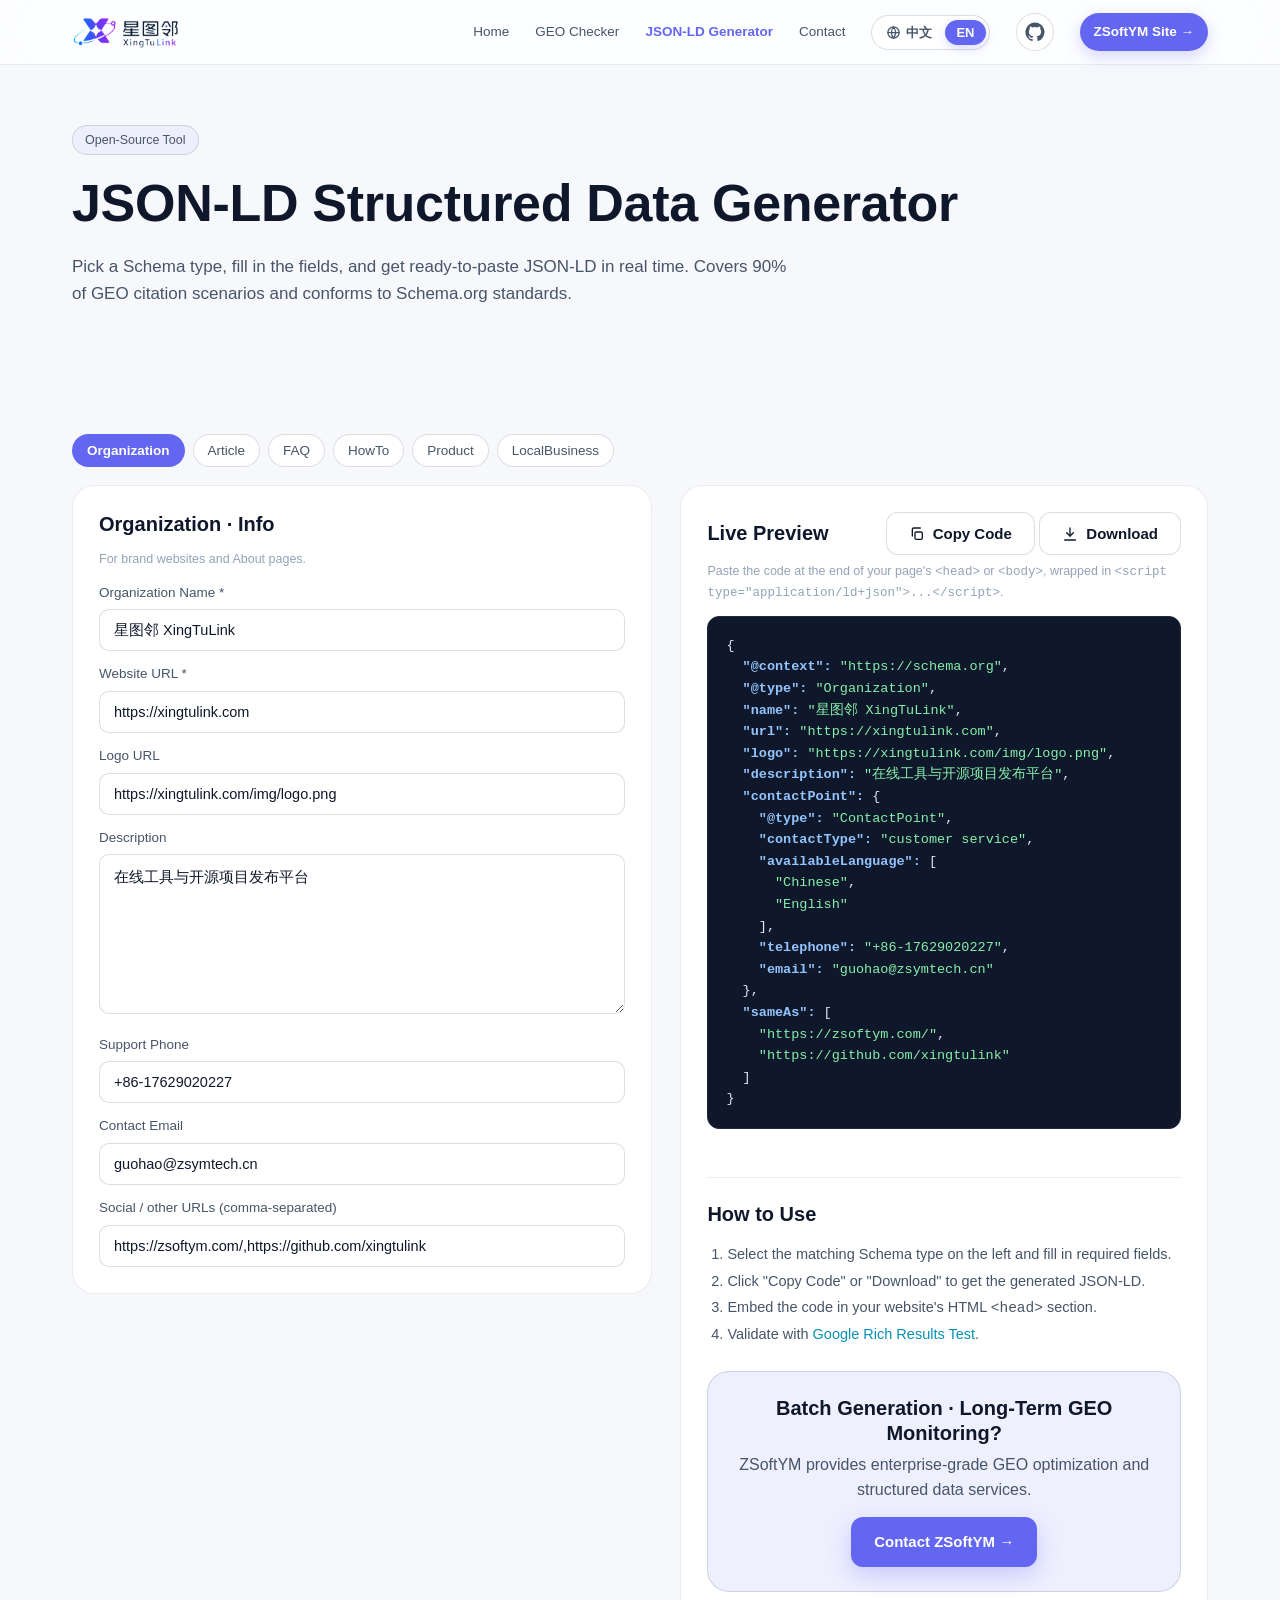
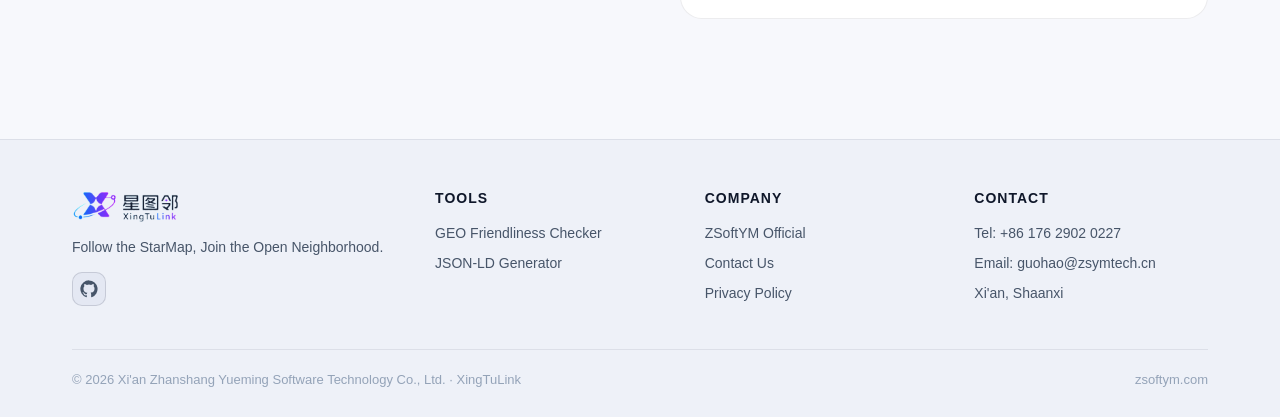
<file: tools/json-ld-generator/index.html>
<!DOCTYPE html>
<html lang="zh-CN">
<head>
  <meta charset="UTF-8" />
  <meta name="viewport" content="width=device-width, initial-scale=1, viewport-fit=cover" />
  <title>JSON-LD 生成器 | 星图邻</title>
  <meta name="description" content="开源 JSON-LD Schema 生成器，支持 Organization、Article、FAQ、HowTo、Product、LocalBusiness 6 种类型。表单填写即可生成符合 Schema.org 标准的结构化数据代码，一键复制。" />
  <link rel="canonical" href="https://xingtulink.com/tools/json-ld-generator/" />
  <link rel="icon" type="image/png" href="/img/logo.png" />
  <meta http-equiv="Cache-Control" content="no-transform" />
  <meta name="applicable-device" content="pc,mobile" />
  <meta name="format-detection" content="telephone=no" />
  <meta name="mobile-web-app-capable" content="yes" />
  <link rel="stylesheet" href="/public/styles.css" />
  <script type="application/ld+json">
  {
    "@context": "https://schema.org",
    "@type": "WebApplication",
    "name": "JSON-LD 结构化数据生成器",
    "url": "https://xingtulink.com/tools/json-ld-generator/",
    "applicationCategory": "DeveloperApplication",
    "operatingSystem": "Any",
    "offers": { "@type": "Offer", "price": "0", "priceCurrency": "CNY" },
    "featureList": "Organization、Article、FAQ、HowTo、Product、LocalBusiness 等 Schema 类型生成",
    "publisher": { "@type": "Organization", "name": "星图邻" }
  }
  </script>
</head>
<body>
  <div class="bg-decor"></div>

  <header class="site-header">
    <div class="container nav">
      <a class="brand" href="/">
        <img src="/img/logo.png" alt="星图邻 XingTuLink" data-i18n-attr="alt:brand.alt" />
      </a>
      <button class="nav-toggle" aria-label="菜单" data-i18n-attr="aria-label:lang.label">☰</button>
      <nav class="nav-links">
        <a href="/" data-i18n="nav.home">首页</a>
        <a href="/tools/geo-checker/" data-i18n="nav.geo-check">GEO 检测</a>
        <a href="/tools/json-ld-generator/" class="active" data-i18n="nav.jsonld">JSON-LD 生成器</a>
        <a href="/contact/" data-i18n="nav.contact">联系我们</a>
        <a class="nav-cta" href="https://zsoftym.com/" data-external="1" data-i18n="nav.zsoftym">栈上月明官网 →</a>
      </nav>
    </div>
  </header>

  <main>
    <section style="padding-top:60px;">
      <div class="container">
        <span class="eyebrow" data-i18n="jsonld.eyebrow">开源工具</span>
        <h1 data-i18n="jsonld.h1">JSON-LD 结构化数据生成器</h1>
        <p class="lead" data-i18n="jsonld.lead">
          选择 Schema 类型，填写字段，实时生成可粘贴的 JSON-LD 代码。
          覆盖 90% 的 GEO 引用场景，符合 Schema.org 标准。
        </p>
      </div>
    </section>

    <section style="padding-top:30px;">
      <div class="container">
        <div class="tabs" id="schemaTabs">
          <button class="tab active" data-type="Organization" type="button" data-i18n="jsonld.tab.org">Organization 组织</button>
          <button class="tab" data-type="Article" type="button" data-i18n="jsonld.tab.article">Article 文章</button>
          <button class="tab" data-type="FAQ" type="button" data-i18n="jsonld.tab.faq">FAQ 问答</button>
          <button class="tab" data-type="HowTo" type="button" data-i18n="jsonld.tab.howto">HowTo 教程</button>
          <button class="tab" data-type="Product" type="button" data-i18n="jsonld.tab.product">Product 产品</button>
          <button class="tab" data-type="LocalBusiness" type="button" data-i18n="jsonld.tab.localbiz">LocalBusiness 本地商家</button>
        </div>

        <div class="tool-wrap">
          <div class="tool-panel">
            <h3 id="formTitle" data-i18n="jsonld.formTitle.org">Organization · 组织信息</h3>
            <p class="tip" id="formDesc" data-i18n="jsonld.formDesc">填写下方字段，右侧代码会实时更新。</p>
            <form id="schemaForm"></form>
          </div>

          <div class="tool-panel">
            <div style="display:flex;justify-content:space-between;align-items:center;gap:10px;flex-wrap:wrap;">
              <h3 style="margin:0;" data-i18n="jsonld.preview.title">实时预览</h3>
              <div>
                <button id="copyBtn" class="btn btn-ghost" type="button">
                  <svg viewBox="0 0 24 24" width="16" height="16" fill="none" stroke="currentColor" stroke-width="2" stroke-linecap="round" stroke-linejoin="round"><rect x="9" y="9" width="11" height="11" rx="2"></rect><path d="M5 15V5a2 2 0 0 1 2-2h10"></path></svg>
                  <span data-i18n="jsonld.btn.copy">复制代码</span>
                </button>
                <button id="downloadBtn" class="btn btn-ghost" type="button">
                  <svg viewBox="0 0 24 24" width="16" height="16" fill="none" stroke="currentColor" stroke-width="2" stroke-linecap="round" stroke-linejoin="round"><path d="M12 3v12"></path><path d="M7 10l5 5 5-5"></path><path d="M4 21h16"></path></svg>
                  <span data-i18n="jsonld.btn.download">下载</span>
                </button>
              </div>
            </div>
            <p class="tip" data-i18n="jsonld.tip.code">将代码粘贴到网页 <code>&lt;head&gt;</code> 或 <code>&lt;body&gt;</code> 末尾，包裹在 <code>&lt;script type="application/ld+json"&gt;...&lt;/script&gt;</code> 中即可。</p>
            <pre class="code" id="codePreview"></pre>
            <div id="copyTip" class="tip" style="min-height:18px;color:var(--ok);"></div>

            <hr class="hr" />
            <h3 data-i18n="jsonld.howto.title">使用说明</h3>
            <ol style="color:var(--text-soft);font-size:14.5px;line-height:1.8;padding-left:20px;">
              <li data-i18n="jsonld.howto.1">选择左侧对应 Schema 类型，填写必填字段。</li>
              <li data-i18n="jsonld.howto.2">点击「复制代码」或「下载」获取生成的 JSON-LD。</li>
              <li data-i18n="jsonld.howto.3">将代码嵌入到网站 HTML 中 <code>&lt;head&gt;</code> 区域。</li>
              <li data-i18n="jsonld.howto.4">使用 <a href="https://search.google.com/test/rich-results" data-external="1" style="color:var(--brand-3);">Google Rich Results Test</a> 验证。</li>
            </ol>
            <div class="cta-banner" style="margin-top:24px;padding:24px;">
              <h3 style="margin:0 0 6px;" data-i18n="jsonld.cta.title">批量生成 · 长期 GEO 监控？</h3>
              <p style="margin:0 0 14px;" data-i18n="jsonld.cta.desc">栈上月明提供企业级 GEO 优化与结构化数据服务。</p>
              <a class="btn btn-primary" href="https://zsoftym.com/" data-external="1" data-i18n="btn.contact-zsoftym">联系栈上月明 →</a>
            </div>
          </div>
        </div>
      </div>
    </section>
  </main>

  <footer class="site-footer">
    <div class="container">
      <div class="footer-grid">
        <div>
          <a class="brand" href="/">
            <img src="/img/logo.png" alt="星图邻" data-i18n-attr="alt:brand.alt" />
          </a>
          <p style="margin-top:14px;" data-i18n="footer.desc.short">循星图之迹，结开源之邻。</p>
          <div class="footer-social">
            <a href="https://github.com/ZSoftYM/geo-friendly-checker" target="_blank" rel="noopener noreferrer" title="开源仓库 · GitHub" aria-label="GitHub" data-i18n-attr="title:brand.github.title">
              <svg viewBox="0 0 24 24" width="18" height="18" fill="currentColor"><path d="M12 .5a11.5 11.5 0 0 0-3.63 22.42c.57.1.78-.25.78-.55 0-.27-.01-1-.02-1.96-3.2.7-3.88-1.54-3.88-1.54-.52-1.33-1.27-1.68-1.27-1.68-1.04-.71.08-.7.08-.7 1.15.08 1.75 1.18 1.75 1.18 1.02 1.75 2.68 1.25 3.34.96.1-.74.4-1.25.72-1.54-2.55-.29-5.24-1.27-5.24-5.65 0-1.25.45-2.27 1.18-3.07-.12-.29-.51-1.46.11-3.04 0 0 .97-.31 3.18 1.18a11.04 11.04 0 0 1 5.79 0c2.21-1.49 3.18-1.18 3.18-1.18.62 1.58.23 2.75.11 3.04.73.8 1.18 1.82 1.18 3.07 0 4.39-2.69 5.36-5.25 5.64.41.35.78 1.04.78 2.11 0 1.52-.01 2.75-.01 3.13 0 .3.21.66.79.55A11.5 11.5 0 0 0 12 .5z"/></svg>
            </a>
          </div>
        </div>
        <div>
          <h4 data-i18n="footer.title.tools">工具</h4>
          <ul>
            <li><a href="/tools/geo-checker/" data-i18n="footer.tools.geo">GEO 友好度检测</a></li>
            <li><a href="/tools/json-ld-generator/" data-i18n="footer.tools.jsonld">JSON-LD 生成器</a></li>
          </ul>
        </div>
        <div>
          <h4 data-i18n="footer.title.company">公司</h4>
          <ul>
            <li><a href="https://zsoftym.com/" data-external="1" data-i18n="footer.company.zsoftym">栈上月明官网</a></li>
            <li><a href="/contact/" data-i18n="footer.company.contact">联系我们</a></li>
            <li><a href="/contact/#privacy" data-i18n="footer.company.privacy">隐私政策</a></li>
          </ul>
        </div>
        <div>
          <h4 data-i18n="footer.title.contact">联系</h4>
          <ul>
            <li data-i18n="footer.contact.phone">电话：+86 176 2902 0227</li>
            <li data-i18n="footer.contact.email">邮箱：guohao@zsymtech.cn</li>
            <li data-i18n="footer.contact.addr">西安 · 陕西</li>
          </ul>
        </div>
      </div>
      <div class="footer-bottom">
        <span data-i18n="footer.copyright">© 2026 西安栈上月明软件科技有限公司 · 星图邻 XingTuLink</span>
        <span><a href="https://zsoftym.com/" data-external="1">zsoftym.com</a></span>
      </div>
    </div>
  </footer>

  <script src="/public/i18n.js"></script>
  <script src="/public/site.js"></script>
  <script src="/public/json-ld-generator.js"></script>
</body>
</html>
</file>
<file: public/styles.css>
/* =========================================================
   星图邻 XingTuLink - 全站样式（浅色简洁版）
   纯静态、零构建，所有页面共享
   ========================================================= */

:root {
  --bg-0: #f7f8fc;
  --bg-1: #eef1f8;
  --bg-2: #e4e8f3;
  --surface: #ffffff;
  --line: rgba(15, 23, 42, 0.08);
  --line-2: rgba(15, 23, 42, 0.14);
  --text: #0f172a;
  --text-soft: #475569;
  --text-mute: #94a3b8;
  --brand-1: #6366f1;
  --brand-2: #8b5cf6;
  --brand-3: #0891b2;
  --ok: #16a34a;
  --warn: #d97706;
  --bad: #dc2626;
  --radius: 14px;
  --radius-lg: 22px;
  --shadow-1: 0 10px 30px rgba(15, 23, 42, 0.08);
  --shadow-2: 0 20px 60px rgba(99, 102, 241, 0.18);
}

* {
  box-sizing: border-box;
}

html,
body {
  margin: 0;
  padding: 0;
  font-family: "PingFang SC", "Microsoft YaHei", -apple-system, BlinkMacSystemFont,
    "Segoe UI", Roboto, "Helvetica Neue", Arial, sans-serif;
  background: var(--bg-0);
  color: var(--text);
  -webkit-font-smoothing: antialiased;
  -moz-osx-font-smoothing: grayscale;
  line-height: 1.6;
}

a {
  color: inherit;
  text-decoration: none;
  transition: color 0.2s;
}

a:hover {
  color: var(--brand-1);
}

img {
  max-width: 100%;
  display: block;
}

/* 背景装饰 —— 浅色柔和光晕 */
.bg-decor {
  position: fixed;
  inset: 0;
  z-index: -1;
  pointer-events: none;
  background:
    radial-gradient(900px 500px at 88% -8%, rgba(139, 92, 246, 0.12), transparent 60%),
    radial-gradient(800px 460px at -6% 24%, rgba(99, 102, 241, 0.1), transparent 60%),
    radial-gradient(700px 420px at 50% 116%, rgba(8, 145, 178, 0.08), transparent 60%),
    var(--bg-0);
}

/* 容器 */
.container {
  width: 100%;
  max-width: 1180px;
  margin: 0 auto;
  padding: 0 22px;
}

/* 顶部导航 */
.site-header {
  position: sticky;
  top: 0;
  z-index: 50;
  backdrop-filter: saturate(160%) blur(14px);
  -webkit-backdrop-filter: saturate(160%) blur(14px);
  background: rgba(255, 255, 255, 0.78);
  border-bottom: 1px solid var(--line);
}

.nav {
  display: flex;
  align-items: center;
  justify-content: space-between;
  height: 64px;
}

.brand {
  display: flex;
  align-items: center;
  gap: 10px;
}

/* logo 是深色，浅色背景下直接显示即可 */
.brand img {
  height: 32px;
  width: auto;
}

.nav-links {
  display: flex;
  align-items: center;
  gap: 26px;
}

.nav-links a {
  font-size: 14.5px;
  color: var(--text-soft);
}

.nav-links a.active {
  color: var(--brand-1);
  font-weight: 600;
}

.nav-cta {
  display: inline-flex;
  align-items: center;
  gap: 6px;
  padding: 8px 14px;
  border-radius: 999px;
  background: var(--brand-1);
  color: #fff !important;
  font-size: 13.5px;
  font-weight: 600;
  box-shadow: 0 6px 16px rgba(99, 102, 241, 0.26);
}

.nav-cta:hover {
  background: #5457e6;
  color: #fff !important;
}

.nav-toggle {
  display: none;
  background: transparent;
  border: 1px solid var(--line-2);
  color: var(--text);
  border-radius: 8px;
  padding: 6px 10px;
  cursor: pointer;
}

/* 按钮 */
.btn {
  display: inline-flex;
  align-items: center;
  justify-content: center;
  gap: 8px;
  padding: 12px 22px;
  border-radius: 12px;
  font-size: 15px;
  font-weight: 600;
  border: 1px solid transparent;
  cursor: pointer;
  transition: transform 0.15s, box-shadow 0.2s, background 0.2s, border-color 0.2s;
  font-family: inherit;
}

.btn-primary {
  background: var(--brand-1);
  color: #fff;
  box-shadow: 0 8px 22px rgba(99, 102, 241, 0.28);
}

.btn-primary:hover {
  transform: translateY(-1px);
  color: #fff;
  background: #5457e6;
  box-shadow: 0 12px 30px rgba(99, 102, 241, 0.38);
}

.btn-ghost {
  background: #fff;
  color: var(--text);
  border-color: var(--line-2);
}

.btn-ghost:hover {
  border-color: var(--brand-1);
  color: var(--brand-1);
}

/* 通用区块 */
section {
  padding: 80px 0;
  position: relative;
}

.eyebrow {
  display: inline-block;
  padding: 4px 12px;
  border: 1px solid var(--line-2);
  border-radius: 999px;
  font-size: 12.5px;
  color: var(--text-soft);
  background: rgba(99, 102, 241, 0.06);
  margin-bottom: 16px;
}

h1,
h2,
h3,
h4 {
  margin: 0 0 12px;
  line-height: 1.25;
  color: var(--text);
}

h1 {
  font-size: clamp(32px, 5vw, 52px);
  font-weight: 800;
  letter-spacing: -0.5px;
}

h2 {
  font-size: clamp(26px, 3.4vw, 36px);
  font-weight: 700;
}

h3 {
  font-size: 20px;
  font-weight: 700;
}

p.lead {
  color: var(--text-soft);
  font-size: 17px;
  max-width: 720px;
}

.gradient-text {
  color: var(--brand-1);
}

/* 统计数字（替代 H2，避免污染标题语义） */
.stat-num {
  font-size: 40px;
  font-weight: 800;
  line-height: 1.1;
  margin-bottom: 8px;
}

/* 卡片 */
.card {
  background: var(--surface);
  border: 1px solid var(--line);
  border-radius: var(--radius-lg);
  padding: 28px;
  transition: transform 0.2s, border-color 0.2s, box-shadow 0.3s;
}

.card:hover {
  transform: translateY(-3px);
  border-color: var(--line-2);
  box-shadow: var(--shadow-1);
}

.card .icon {
  width: 48px;
  height: 48px;
  border-radius: 12px;
  background: #eef0fe;
  border: 1px solid var(--line-2);
  color: var(--brand-1);
  display: inline-flex;
  align-items: center;
  justify-content: center;
  margin-bottom: 18px;
  font-weight: 800;
  font-size: 20px;
}

.card .icon svg {
  width: 24px;
  height: 24px;
}

/* 网格 */
.grid {
  display: grid;
  gap: 22px;
}

.grid-2 {
  grid-template-columns: repeat(2, 1fr);
}

.grid-3 {
  grid-template-columns: repeat(3, 1fr);
}

.grid-4 {
  grid-template-columns: repeat(4, 1fr);
}

/* Footer */
.site-footer {
  border-top: 1px solid var(--line);
  padding: 50px 0 30px;
  margin-top: 40px;
  background: var(--bg-1);
  color: var(--text-soft);
  font-size: 14px;
}

.footer-grid {
  display: grid;
  grid-template-columns: 1.4fr 1fr 1fr 1fr;
  gap: 36px;
}

.footer-grid h4 {
  color: var(--text);
  font-size: 14px;
  margin-bottom: 14px;
  text-transform: uppercase;
  letter-spacing: 1px;
}

.footer-grid ul {
  list-style: none;
  padding: 0;
  margin: 0;
}

.footer-grid li {
  margin: 8px 0;
}

.footer-grid a {
  color: var(--text-soft);
}

.footer-grid a:hover {
  color: var(--brand-1);
}

.footer-bottom {
  margin-top: 36px;
  padding-top: 20px;
  border-top: 1px solid var(--line);
  display: flex;
  justify-content: space-between;
  align-items: center;
  flex-wrap: wrap;
  gap: 10px;
  font-size: 13px;
  color: var(--text-mute);
}

/* Hero */
.hero {
  padding: 90px 0 60px;
  text-align: center;
}

.hero p.lead {
  margin: 18px auto 30px;
}

.hero-cta {
  display: flex;
  gap: 14px;
  justify-content: center;
  flex-wrap: wrap;
}

/* 表单 */
.input,
.textarea,
.select {
  width: 100%;
  padding: 12px 14px;
  background: #fff;
  border: 1px solid var(--line-2);
  border-radius: 10px;
  color: var(--text);
  font-size: 14.5px;
  font-family: inherit;
  outline: none;
  transition: border-color 0.2s, box-shadow 0.2s;
}

.input:focus,
.textarea:focus,
.select:focus {
  border-color: var(--brand-1);
  box-shadow: 0 0 0 3px rgba(99, 102, 241, 0.18);
}

.textarea {
  resize: vertical;
  min-height: 160px;
  font-family: "SFMono-Regular", Menlo, Consolas, monospace;
  line-height: 1.55;
}

label {
  display: block;
  font-size: 13.5px;
  color: var(--text-soft);
  margin: 12px 0 6px;
}

.field-row {
  display: grid;
  grid-template-columns: 1fr 1fr;
  gap: 12px;
}

/* 工具页面布局 */
.tool-wrap {
  display: grid;
  grid-template-columns: 1.1fr 1fr;
  gap: 28px;
  align-items: start;
}

.tool-panel {
  background: var(--surface);
  border: 1px solid var(--line);
  border-radius: var(--radius-lg);
  padding: 26px;
}

/* 进度条 */
.score {
  display: flex;
  align-items: baseline;
  gap: 8px;
}

.score .num {
  font-size: 56px;
  font-weight: 800;
  color: var(--brand-1);
  line-height: 1;
}

.score .max {
  color: var(--text-mute);
  font-size: 16px;
}

.bar {
  height: 10px;
  background: var(--bg-2);
  border-radius: 999px;
  overflow: hidden;
  margin-top: 8px;
}

.bar > i {
  display: block;
  height: 100%;
  background: var(--brand-1);
  border-radius: 999px;
  transition: width 0.6s ease;
}

.bar.warn > i {
  background: linear-gradient(135deg, #f59e0b, #ef4444);
}

.bar.bad > i {
  background: linear-gradient(135deg, #ef4444, #be123c);
}

.bar.ok > i {
  background: var(--ok);
}

.dim-row {
  margin: 18px 0;
}

.dim-row header {
  display: flex;
  justify-content: space-between;
  font-size: 14px;
  color: var(--text-soft);
}

.dim-row header b {
  color: var(--text);
}

/* 问题列表 */
.issues {
  list-style: none;
  padding: 0;
  margin: 0;
}

.issues li {
  display: grid;
  grid-template-columns: 24px 1fr;
  gap: 12px;
  padding: 12px 14px;
  border: 1px solid var(--line);
  border-radius: 12px;
  margin-bottom: 10px;
  background: #fff;
  font-size: 14.5px;
  color: var(--text);
}

.dot {
  width: 12px;
  height: 12px;
  border-radius: 999px;
  margin-top: 6px;
}

.dot.bad {
  background: var(--bad);
  box-shadow: 0 0 0 4px rgba(220, 38, 38, 0.14);
}

.dot.warn {
  background: var(--warn);
  box-shadow: 0 0 0 4px rgba(217, 119, 6, 0.14);
}

.dot.ok {
  background: var(--ok);
  box-shadow: 0 0 0 4px rgba(22, 163, 74, 0.14);
}

/* 代码块 —— 浅底深色文字，便于阅读 */
pre.code {
  background: #0f172a;
  border: 1px solid #1e293b;
  border-radius: 12px;
  padding: 18px;
  overflow: auto;
  color: #e2e8f0;
  font-size: 13.5px;
  line-height: 1.6;
  font-family: "SFMono-Regular", Menlo, Consolas, monospace;
  margin: 0;
}

pre.code .k {
  color: #c084fc;
}

pre.code .s {
  color: #86efac;
}

pre.code .n {
  color: #fcd34d;
}

pre.code .b {
  color: #93c5fd;
  font-weight: 700;
}

/* CTA 横幅 */
.cta-banner {
  background: #eef0fe;
  border: 1px solid var(--line-2);
  border-radius: var(--radius-lg);
  padding: 40px;
  text-align: center;
}

.cta-banner h2 {
  margin-bottom: 10px;
}

.cta-banner p {
  color: var(--text-soft);
  margin: 0 auto 22px;
  max-width: 620px;
}

/* 标签 chip */
.chip {
  display: inline-flex;
  align-items: center;
  gap: 6px;
  padding: 4px 10px;
  font-size: 12px;
  background: rgba(99, 102, 241, 0.1);
  color: #4f46e5;
  border-radius: 999px;
  border: 1px solid rgba(99, 102, 241, 0.22);
}

.chip.warn {
  background: rgba(217, 119, 6, 0.1);
  color: #b45309;
  border-color: rgba(217, 119, 6, 0.22);
}

/* 总分卡片 */
.score-card {
  display: flex;
  align-items: center;
  gap: 16px;
  flex-wrap: wrap;
  padding: 20px 22px;
  border: 1px solid var(--line);
  border-radius: 16px;
  background: linear-gradient(135deg, rgba(99, 102, 241, 0.06), rgba(139, 92, 246, 0.04));
}

.score-card .score .num {
  font-size: 60px;
}

.score-tag {
  display: inline-flex;
  align-items: center;
  padding: 4px 12px;
  border-radius: 999px;
  font-size: 13px;
  font-weight: 600;
}

.score-tag.ok {
  background: rgba(22, 163, 74, 0.12);
  color: var(--ok);
}

.score-tag.warn {
  background: rgba(217, 119, 6, 0.12);
  color: var(--warn);
}

.score-tag.bad {
  background: rgba(220, 38, 38, 0.12);
  color: var(--bad);
}

.score-comment {
  flex-basis: 100%;
  color: var(--text-soft);
  margin: 0;
  font-size: 14.5px;
}

/* 结果标签页 */
.result-tabs {
  display: flex;
  gap: 6px;
  margin-top: 22px;
  border-bottom: 1px solid var(--line);
}

.result-tab {
  display: inline-flex;
  align-items: center;
  gap: 6px;
  padding: 9px 14px;
  background: transparent;
  border: none;
  border-bottom: 2px solid transparent;
  color: var(--text-mute);
  font-size: 14px;
  font-weight: 600;
  cursor: pointer;
  transition: color 0.2s, border-color 0.2s;
  font-family: inherit;
}

.result-tab:hover {
  color: var(--text);
}

.result-tab.active {
  color: var(--brand-1);
  border-bottom-color: var(--brand-1);
}

.count-badge {
  display: inline-flex;
  align-items: center;
  justify-content: center;
  min-width: 20px;
  height: 20px;
  padding: 0 6px;
  border-radius: 999px;
  background: var(--bg-2);
  color: var(--text-soft);
  font-size: 12px;
  font-weight: 600;
}

.result-tab.active .count-badge {
  background: rgba(99, 102, 241, 0.14);
  color: var(--brand-1);
}

.result-pane {
  display: none;
  max-height: 400px;
  overflow-y: auto;
  padding: 16px 4px 4px;
  scrollbar-width: thin;
}

.result-pane.active {
  display: block;
}

/* 工具标签切换 */
.tabs {
  display: flex;
  gap: 8px;
  margin-bottom: 18px;
  flex-wrap: wrap;
}

.tab {
  padding: 8px 14px;
  border-radius: 999px;
  border: 1px solid var(--line-2);
  background: #fff;
  color: var(--text-soft);
  font-size: 13.5px;
  cursor: pointer;
  transition: all 0.2s;
}

.tab.active {
  background: var(--brand-1);
  border-color: transparent;
  color: #fff;
  font-weight: 600;
}

/* 关于页 / FAQ */
.faq {
  border: 1px solid var(--line);
  border-radius: 12px;
  margin-bottom: 12px;
  background: #fff;
  overflow: hidden;
}

.faq summary {
  list-style: none;
  cursor: pointer;
  padding: 16px 20px;
  font-weight: 600;
  display: flex;
  justify-content: space-between;
  align-items: center;
  color: var(--text);
}

.faq summary::-webkit-details-marker {
  display: none;
}

.faq summary::after {
  content: "+";
  font-size: 22px;
  color: var(--text-mute);
  transition: transform 0.2s;
}

.faq[open] summary::after {
  content: "−";
}

.faq .faq-body {
  padding: 0 20px 18px;
  color: var(--text-soft);
  font-size: 14.5px;
}

.toc {
  display: flex;
  gap: 16px;
  flex-wrap: wrap;
  margin: 18px 0 30px;
  font-size: 13.5px;
  color: var(--text-soft);
}

.toc a:hover {
  color: var(--brand-1);
}

/* 联系卡片 */
.contact-grid {
  display: grid;
  grid-template-columns: 1fr 1fr;
  gap: 24px;
}

.contact-card {
  display: flex;
  gap: 14px;
  align-items: flex-start;
  padding: 18px;
  border: 1px solid var(--line);
  border-radius: 14px;
  background: #fff;
  margin-bottom: 12px;
}

.contact-card .ci {
  width: 40px;
  height: 40px;
  border-radius: 10px;
  background: #eef0fe;
  border: 1px solid var(--line-2);
  color: var(--brand-1);
  display: inline-flex;
  align-items: center;
  justify-content: center;
  flex-shrink: 0;
}

.contact-card .ci svg {
  width: 20px;
  height: 20px;
}

.contact-card b {
  display: block;
  font-size: 14px;
  color: var(--text-soft);
  font-weight: 500;
  margin-bottom: 2px;
}

.contact-card a,
.contact-card span {
  color: var(--text);
  font-size: 15px;
}

/* GEO 检测结果分享水印栏 */
.geo-share-bar {
  display: flex;
  align-items: center;
  justify-content: space-between;
  gap: 14px;
  padding: 12px 16px;
  border: 1px dashed var(--line-2);
  border-radius: 12px;
  background: #fafbff;
}
html[data-lang="en"] .geo-share-bar,
:root .geo-share-bar {
  /* no-op */
}
@media print {
  .geo-share-bar #shareImgBtn { display: none; }
}

/* GitHub 导航图标（圆形描边图标，与语言切换按钮并列） */
.nav-github {
  display: inline-flex;
  align-items: center;
  justify-content: center;
  width: 38px;
  height: 38px;
  border-radius: 999px;
  background: #fff;
  color: var(--text);
  border: 1px solid var(--line-2);
  transition: all 0.2s;
  flex-shrink: 0;
}
.nav-github:hover {
  color: var(--brand-1);
  border-color: var(--brand-3);
  transform: translateY(-1px);
}
.nav-github svg { display: block; }

/* 页脚社交图标：放在 footer-bottom 或 brand 下方 */
.footer-social {
  display: flex;
  gap: 10px;
  margin-top: 12px;
}
.footer-social a {
  width: 34px;
  height: 34px;
  border-radius: 10px;
  background: var(--bg-2);
  color: var(--text-soft);
  display: inline-flex;
  align-items: center;
  justify-content: center;
  border: 1px solid var(--line-2);
}
.footer-social a:hover {
  color: var(--brand-1);
  border-color: var(--brand-3);
}
.footer-social svg { display: block; }

/* 工具提示 */
.tip {
  font-size: 12.5px;
  color: var(--text-mute);
  margin-top: 6px;
}

.hr {
  height: 1px;
  background: var(--line);
  margin: 24px 0;
  border: 0;
}

/* =========================================================
   AI 引用实测模块
   ========================================================= */
.cite-panel {
  background: var(--surface);
  border: 1px solid var(--line);
  border-radius: var(--radius-lg);
  padding: 28px;
}

.cite-head h2 {
  margin: 8px 0;
  font-size: 24px;
}

.cite-head .lead {
  font-size: 14.5px;
  color: var(--text-soft);
  max-width: 820px;
  margin-bottom: 0;
}

.cite-form {
  display: grid;
  grid-template-columns: 1.7fr 1fr auto;
  gap: 12px;
  align-items: end;
  margin-top: 20px;
}

.cite-field label {
  display: block;
  font-size: 13px;
  color: var(--text-soft);
  font-weight: 500;
  margin-bottom: 6px;
}

.cite-field label i {
  color: var(--bad);
  font-style: normal;
}

.cite-field-btn .btn {
  width: 100%;
  white-space: nowrap;
}

.cite-error {
  margin-top: 16px;
  background: #fef2f2;
  border: 1px solid #fecaca;
  color: #b91c1c;
  border-radius: 8px;
  padding: 10px 14px;
  font-size: 13.5px;
}

/* 实时进度 */
.cite-progress {
  margin-top: 22px;
}

.cite-stage-row {
  display: flex;
  justify-content: space-between;
  align-items: center;
  gap: 12px;
  font-size: 13.5px;
  color: var(--text-soft);
}

.cite-stage-count {
  color: var(--text-mute);
  font-size: 12.5px;
  font-variant-numeric: tabular-nums;
  white-space: nowrap;
}

.cite-qlist {
  list-style: none;
  margin: 14px 0 0;
  padding: 0;
}

.cite-qlist li {
  display: flex;
  gap: 10px;
  align-items: flex-start;
  border: 1px solid var(--line);
  border-radius: 8px;
  padding: 10px 14px;
  margin-bottom: 8px;
  font-size: 13.5px;
  background: #fff;
}

.cite-qlist li.is-active {
  border-color: var(--brand-1);
  background: #f8f9ff;
}

.cite-q-icon-wrap {
  display: inline-flex;
  width: 18px;
  justify-content: center;
  flex: none;
  padding-top: 2px;
}

.cite-q-icon {
  width: 18px;
  height: 18px;
  color: var(--text-mute);
}

.cite-q-dot {
  display: inline-block;
  width: 8px;
  height: 8px;
  border-radius: 50%;
  background: var(--bg-2);
  margin-top: 7px;
}

.cite-q-body {
  flex: 1;
  min-width: 0;
}

.cite-q-text {
  font-weight: 500;
  color: var(--text);
}

.cite-q-state {
  font-size: 12.5px;
  color: var(--text-mute);
  margin-top: 2px;
}

.cite-q-state-active {
  color: var(--brand-1);
}

.cite-q-state-cited {
  color: var(--ok);
}

.cite-q-state-uncited,
.cite-q-state-error {
  color: var(--warn);
}

.cite-qlist li.is-cited .cite-q-icon {
  color: var(--ok);
}

.cite-qlist li.is-uncited .cite-q-icon {
  color: var(--text-mute);
}

.cite-qlist li.is-error .cite-q-icon {
  color: var(--warn);
}

.cite-q-excerpt {
  color: var(--text-mute);
  font-size: 12.5px;
  line-height: 1.5;
  margin-top: 4px;
  display: -webkit-box;
  -webkit-line-clamp: 2;
  -webkit-box-orient: vertical;
  overflow: hidden;
}

@keyframes cite-spin {
  to {
    transform: rotate(360deg);
  }
}

.cite-spin {
  animation: cite-spin 0.9s linear infinite;
  color: var(--brand-1);
}

/* 实测报告 */
.cite-report {
  margin-top: 26px;
}

.cite-report-head {
  display: flex;
  align-items: center;
  gap: 12px;
}

.cite-report-head h3 {
  margin: 0;
  font-size: 18px;
}

.cite-stats {
  display: grid;
  grid-template-columns: repeat(auto-fit, minmax(150px, 1fr));
  gap: 12px;
  margin: 16px 0;
}

.cite-stat {
  border: 1px solid var(--line);
  border-radius: 8px;
  padding: 14px 16px;
  background: #fff;
}

.cite-stat .k {
  font-size: 12.5px;
  color: var(--text-mute);
}

.cite-stat .v {
  font-size: 28px;
  font-weight: 800;
  line-height: 1.15;
  margin-top: 2px;
  color: var(--brand-1);
}

.cite-stat .v small {
  font-size: 13px;
  font-weight: 600;
  color: var(--text-mute);
}

.cite-stat .v.rate-high {
  color: var(--ok);
}

.cite-stat .v.rate-mid {
  color: var(--warn);
}

.cite-stat .v.rate-low {
  color: var(--bad);
}

.cite-meta {
  display: flex;
  flex-wrap: wrap;
  gap: 8px;
  margin-bottom: 16px;
}

.cite-chip {
  font-size: 12.5px;
  border: 1px solid var(--line);
  border-radius: 999px;
  padding: 3px 11px;
  color: var(--text-soft);
  background: #fff;
}

.cite-item {
  border: 1px solid var(--line);
  border-radius: 8px;
  padding: 14px 16px;
  margin-bottom: 10px;
  background: #fff;
}

.cite-item-head {
  display: flex;
  gap: 10px;
  align-items: flex-start;
}

.cite-q-no {
  flex: none;
  font-size: 12px;
  font-weight: 700;
  color: var(--brand-1);
  background: #eef2ff;
  border-radius: 6px;
  padding: 2px 8px;
  margin-top: 2px;
}

.cite-q-main {
  flex: 1;
  font-size: 14.5px;
  font-weight: 600;
  line-height: 1.5;
}

.cite-badge {
  flex: none;
  font-size: 12px;
  border-radius: 999px;
  padding: 2px 10px;
  margin-top: 2px;
  border: 1px solid transparent;
  white-space: nowrap;
}

.cite-badge-ok {
  background: #f0fdf4;
  color: #15803d;
  border-color: #bbf7d0;
}

.cite-badge-warn {
  background: #fffbeb;
  color: #b45309;
  border-color: #fde68a;
}

.cite-badge-err {
  background: #fef2f2;
  color: #b91c1c;
  border-color: #fecaca;
}

.cite-answer {
  margin-top: 10px;
  background: var(--bg-0);
  border: 1px solid var(--line);
  border-radius: 6px;
  padding: 10px 12px;
  font-size: 13.5px;
  line-height: 1.7;
  color: var(--text-soft);
  white-space: pre-wrap;
  word-break: break-word;
}

.cite-hl {
  background: #eef2ff;
  color: #4338ca;
  border-radius: 3px;
  padding: 0 2px;
  font-style: normal;
}

.cite-ctx {
  margin-top: 8px;
  font-size: 12.5px;
  color: var(--text-soft);
}

.cite-ctx p {
  margin: 4px 0 0;
  border-left: 2px solid var(--brand-1);
  background: #f8f9ff;
  border-radius: 0 4px 4px 0;
  padding: 4px 10px;
  line-height: 1.6;
}

.cite-reason {
  margin-top: 10px;
  font-size: 13px;
  line-height: 1.6;
  color: #92400e;
  background: #fffbeb;
  border: 1px solid #fde68a;
  border-radius: 6px;
  padding: 8px 12px;
}

.cite-item-err {
  margin: 10px 0 0;
  color: #b91c1c;
  font-size: 13px;
}

.cite-analysis {
  margin-top: 16px;
  border: 1px solid var(--line);
  border-left: 3px solid var(--brand-1);
  border-radius: 8px;
  padding: 14px 16px;
  background: #f8f9ff;
}

.cite-analysis h4 {
  margin: 0 0 6px;
  font-size: 14.5px;
}

.cite-analysis p {
  margin: 0;
  font-size: 13.5px;
  line-height: 1.7;
  color: var(--text-soft);
}

.cite-foot {
  margin-top: 14px;
  font-size: 12.5px;
  color: var(--text-mute);
}

@media (max-width: 820px) {
  .cite-form {
    grid-template-columns: 1fr;
    gap: 10px;
  }
  .cite-field-btn .btn {
    width: 100%;
  }
  .cite-panel {
    padding: 20px;
  }
}

/* 表格（通用对比表） */
table {
  color: var(--text);
}

table th {
  background: rgba(99, 102, 241, 0.1);
  color: var(--text);
}

table td {
  color: var(--text-soft);
}

/* 响应式 */
@media (max-width: 900px) {
  .grid-2,
  .grid-3,
  .grid-4,
  .tool-wrap,
  .footer-grid,
  .contact-grid,
  .field-row {
    grid-template-columns: 1fr;
  }

  .nav-links {
    display: none;
    position: absolute;
    top: 64px;
    left: 0;
    right: 0;
    background: rgba(255, 255, 255, 0.98);
    backdrop-filter: blur(10px);
    flex-direction: column;
    padding: 18px 22px;
    border-bottom: 1px solid var(--line);
    align-items: flex-start;
  }

  .nav-links.open {
    display: flex;
  }

  .nav-toggle {
    display: inline-flex;
  }

  section {
    padding: 56px 0;
  }
}

/* ===== 语言切换按钮 ===== */
.lang-toggle {
  display: inline-flex;
  align-items: center;
  border: 1px solid var(--line-2);
  border-radius: 999px;
  background: #fff;
  padding: 3px;
  gap: 2px;
  user-select: none;
}
.lang-toggle .lt-btn {
  display: inline-flex;
  align-items: center;
  gap: 5px;
  padding: 6px 11px;
  border-radius: 999px;
  border: 0;
  background: transparent;
  color: var(--text-soft);
  font-size: 13px;
  font-weight: 600;
  cursor: pointer;
  font-family: inherit;
  transition: all 0.2s;
  line-height: 1;
}
.lang-toggle .lt-btn:hover {
  color: var(--brand-1);
}
.lang-toggle .lt-btn.active {
  background: var(--brand-1);
  color: #fff;
  box-shadow: 0 4px 10px rgba(99, 102, 241, 0.22);
}
.lang-toggle .lt-ico {
  display: inline-flex;
  align-items: center;
  justify-content: center;
}

/* 英文模式：整体字距稍收 + 字号略小（避免换行错位） */
html[data-lang="en"] body {
  font-family: "Inter", "Segoe UI", -apple-system, BlinkMacSystemFont, Roboto,
    "Helvetica Neue", Arial, sans-serif;
}
html[data-lang="en"] .nav-links a {
  font-size: 13.5px;
}
html[data-lang="en"] h1 {
  letter-spacing: -0.3px;
}

/* 响应式：移动端在导航折叠菜单里显示语言切换 */
@media (max-width: 900px) {
  .lang-toggle {
    order: 99;
    margin-left: auto;
  }
  .nav-links.open + .lang-toggle {
    /* 当导航在展开状态也保持在头部 */
  }
  .nav-github { width: 36px; height: 36px; }
  .nav-github svg { width: 18px; height: 18px; }
}

/* 滚动条 */
::-webkit-scrollbar {
  width: 10px;
  height: 10px;
}

::-webkit-scrollbar-track {
  background: transparent;
}

::-webkit-scrollbar-thumb {
  background: rgba(15, 23, 42, 0.18);
  border-radius: 999px;
}

::-webkit-scrollbar-thumb:hover {
  background: rgba(15, 23, 42, 0.3);
}
</file>
